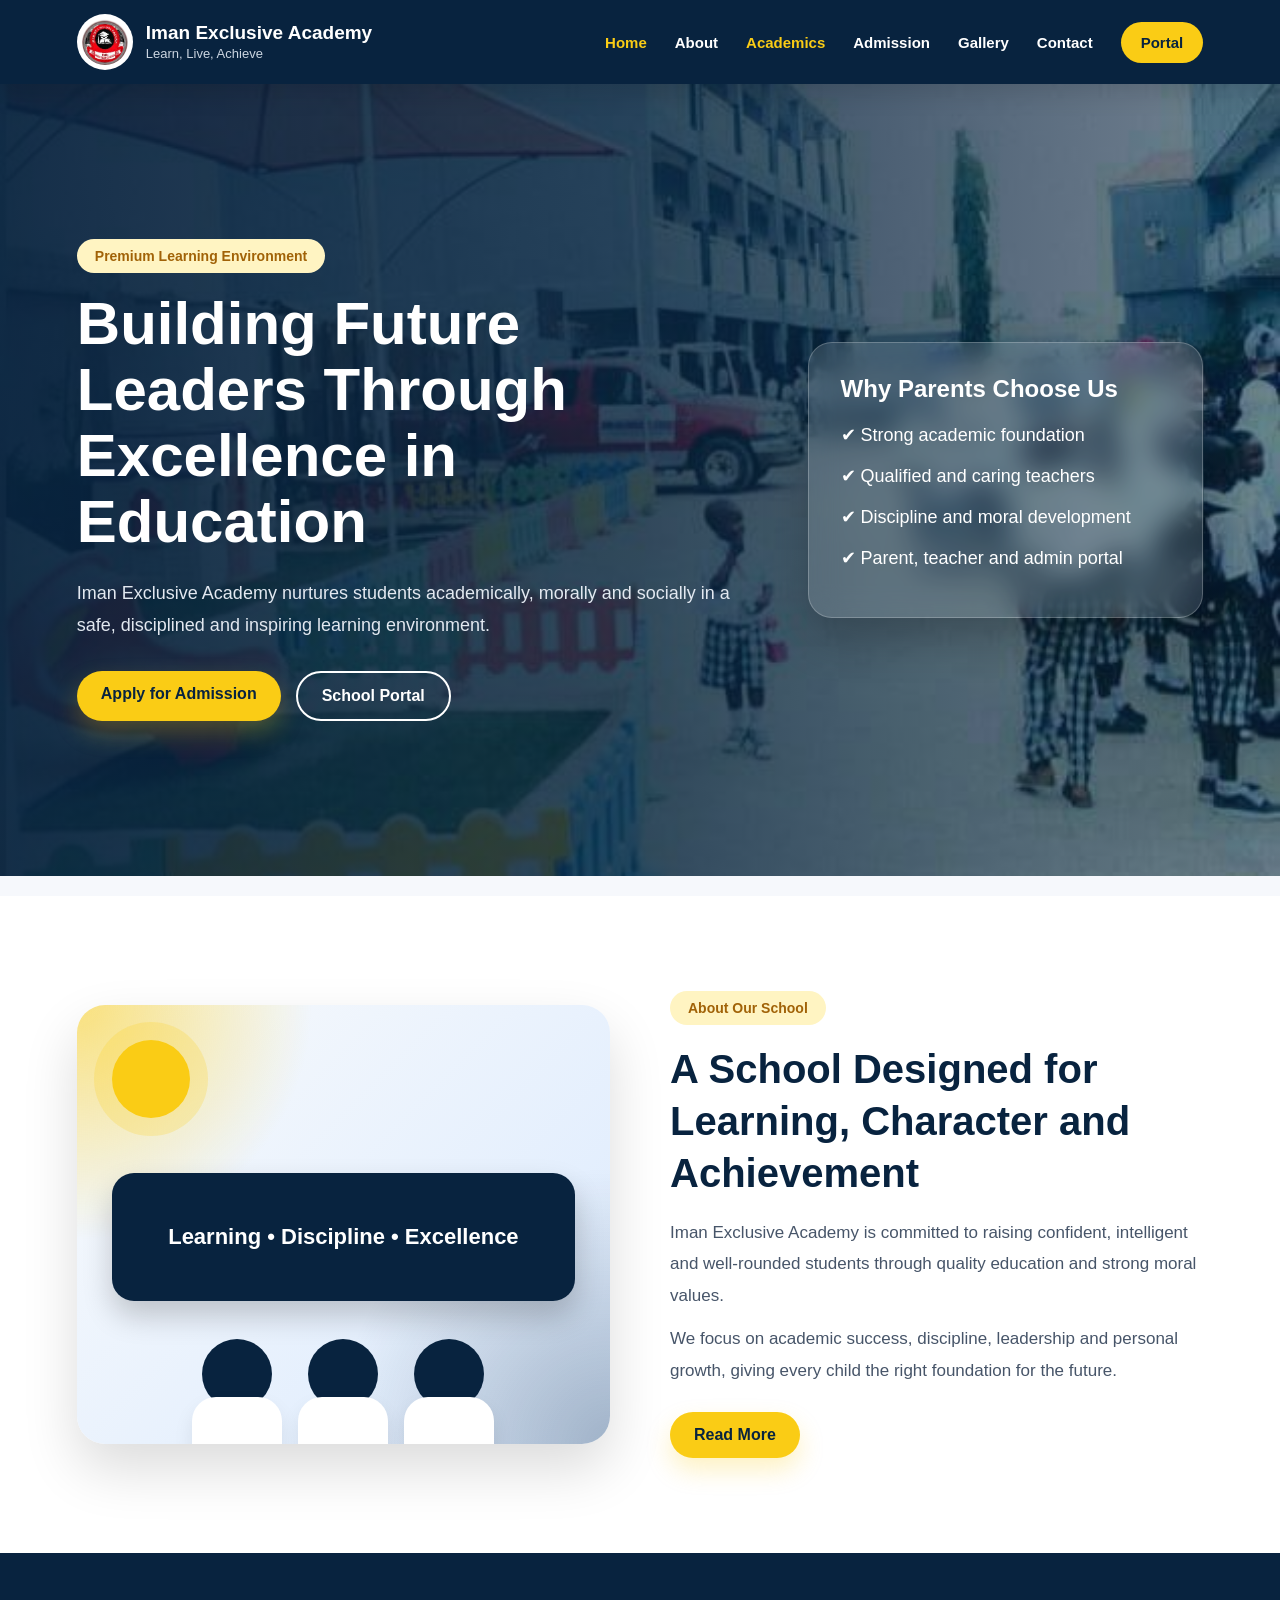
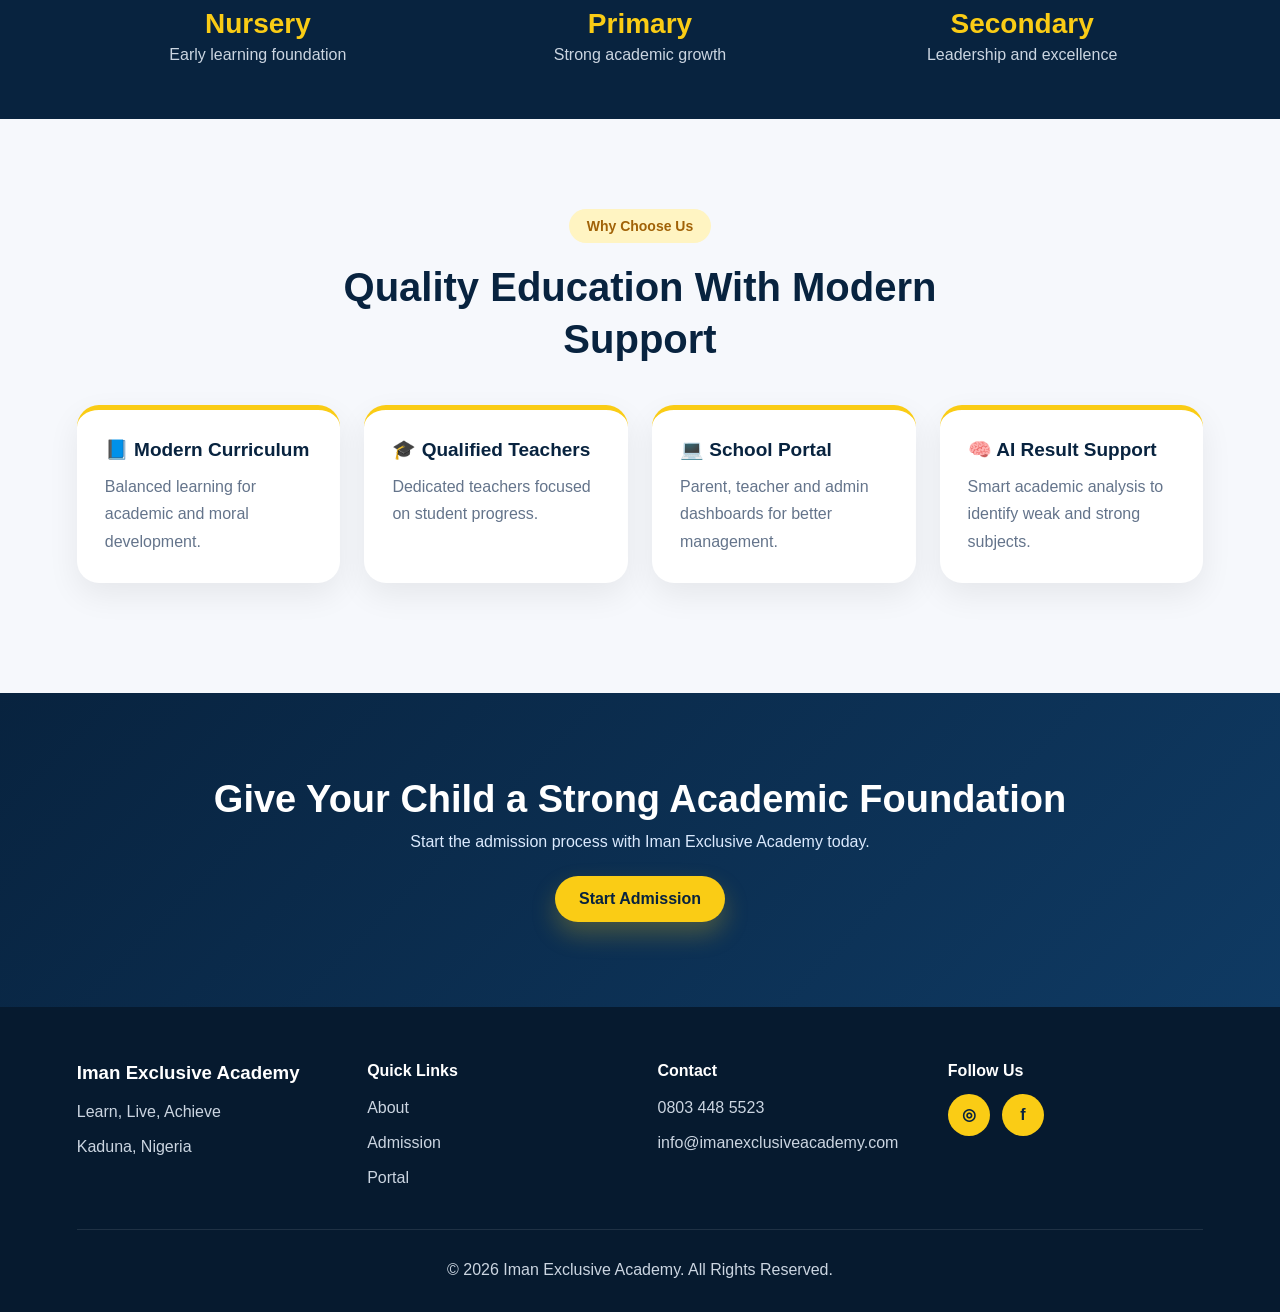
<file: index.html>
<!DOCTYPE html>
<html lang="en">
<head>
  <meta charset="UTF-8" />
  <meta name="viewport" content="width=device-width, initial-scale=1.0" />
  <title>Iman Exclusive Academy</title>
  <link rel="stylesheet" href="style.css" />
</head>

<body>

<header class="navbar">
  <a href="index.html" class="brand">
    <img src="iman logo.jpg" alt="Iman Exclusive Academy Logo">
    <div>
      <h3>Iman Exclusive Academy</h3>
      <span>Learn, Live, Achieve</span>
    </div>
  </a>

  <nav id="navMenu">
    <a href="index.html" class="active">Home</a>
    <a href="about.html">About</a>
    <a href="academics.html" class="active">Academics</a>
    <a href="admission.html">Admission</a>
    <a href="gallery.html">Gallery</a>
    <a href="contact.html">Contact</a>
    <a href="portal.html" class="portal-link">Portal</a>
  </nav>

  <button class="menu-btn" onclick="toggleMenu()">☰</button>
</header>

<section class="hero">
  <div class="hero-content">
    <span class="badge">Premium Learning Environment</span>

    <h1>Building Future Leaders Through Excellence in Education</h1>

    <p>
      Iman Exclusive Academy nurtures students academically, morally and socially
      in a safe, disciplined and inspiring learning environment.
    </p>

    <div class="hero-actions">
      <a href="admission.html" class="btn">Apply for Admission</a>
      <a href="portal.html" class="btn-outline">School Portal</a>
    </div>
  </div>

  <div class="hero-card">
    <h3>Why Parents Choose Us</h3>
    <p>✔ Strong academic foundation</p>
    <p>✔ Qualified and caring teachers</p>
    <p>✔ Discipline and moral development</p>
    <p>✔ Parent, teacher and admin portal</p>
  </div>
</section>

<section class="about-preview">
  <div class="about-image-card">
    <div class="school-illustration">
      <div class="illustration-sun"></div>
      <div class="illustration-board">
        <h3>Learning • Discipline • Excellence</h3>
      </div>
      <div class="illustration-students">
        <span></span>
        <span></span>
        <span></span>
      </div>
    </div>
  </div>

  <div class="about-text">
    <span class="section-label">About Our School</span>
    <h2>A School Designed for Learning, Character and Achievement</h2>

    <p>
      Iman Exclusive Academy is committed to raising confident, intelligent
      and well-rounded students through quality education and strong moral values.
    </p>

    <p>
      We focus on academic success, discipline, leadership and personal growth,
      giving every child the right foundation for the future.
    </p>

    <a href="about.html" class="btn">Read More</a>
  </div>
</section>

<section class="stats">
  <div>
    <h3>Nursery</h3>
    <p>Early learning foundation</p>
  </div>

  <div>
    <h3>Primary</h3>
    <p>Strong academic growth</p>
  </div>

  <div>
    <h3>Secondary</h3>
    <p>Leadership and excellence</p>
  </div>
</section>

<section class="features">
  <div class="section-title">
    <span class="section-label">Why Choose Us</span>
    <h2>Quality Education With Modern Support</h2>
  </div>

  <div class="feature-grid">
    <div class="feature-card">
      <h3>📘 Modern Curriculum</h3>
      <p>Balanced learning for academic and moral development.</p>
    </div>

    <div class="feature-card">
      <h3>🎓 Qualified Teachers</h3>
      <p>Dedicated teachers focused on student progress.</p>
    </div>

    <div class="feature-card">
      <h3>💻 School Portal</h3>
      <p>Parent, teacher and admin dashboards for better management.</p>
    </div>

    <div class="feature-card">
      <h3>🧠 AI Result Support</h3>
      <p>Smart academic analysis to identify weak and strong subjects.</p>
    </div>
  </div>
</section>

<section class="cta">
  <h2>Give Your Child a Strong Academic Foundation</h2>
  <p>Start the admission process with Iman Exclusive Academy today.</p>
  <a href="admission.html" class="btn">Start Admission</a>
</section>

<footer class="footer">
  <div class="footer-grid">
    <div>
      <h3>Iman Exclusive Academy</h3>
      <p>Learn, Live, Achieve</p>
      <p>Kaduna, Nigeria</p>
    </div>

    <div>
      <h4>Quick Links</h4>
      <a href="about.html">About</a>
      <a href="admission.html">Admission</a>
      <a href="portal.html">Portal</a>
    </div>

    <div>
      <h4>Contact</h4>
      <p>0803 448 5523</p>
      <p>info@imanexclusiveacademy.com</p>
    </div>

    <div>
      <h4>Follow Us</h4>
      <div class="socials">
        <span>◎</span>
        <span>f</span>
      </div>
    </div>
  </div>

  <div class="footer-bottom">
    <p>© 2026 Iman Exclusive Academy. All Rights Reserved.</p>
  </div>
</footer>

<script>
function toggleMenu(){
  document.getElementById("navMenu").classList.toggle("active");
}
</script>

</body>
</html>
</file>
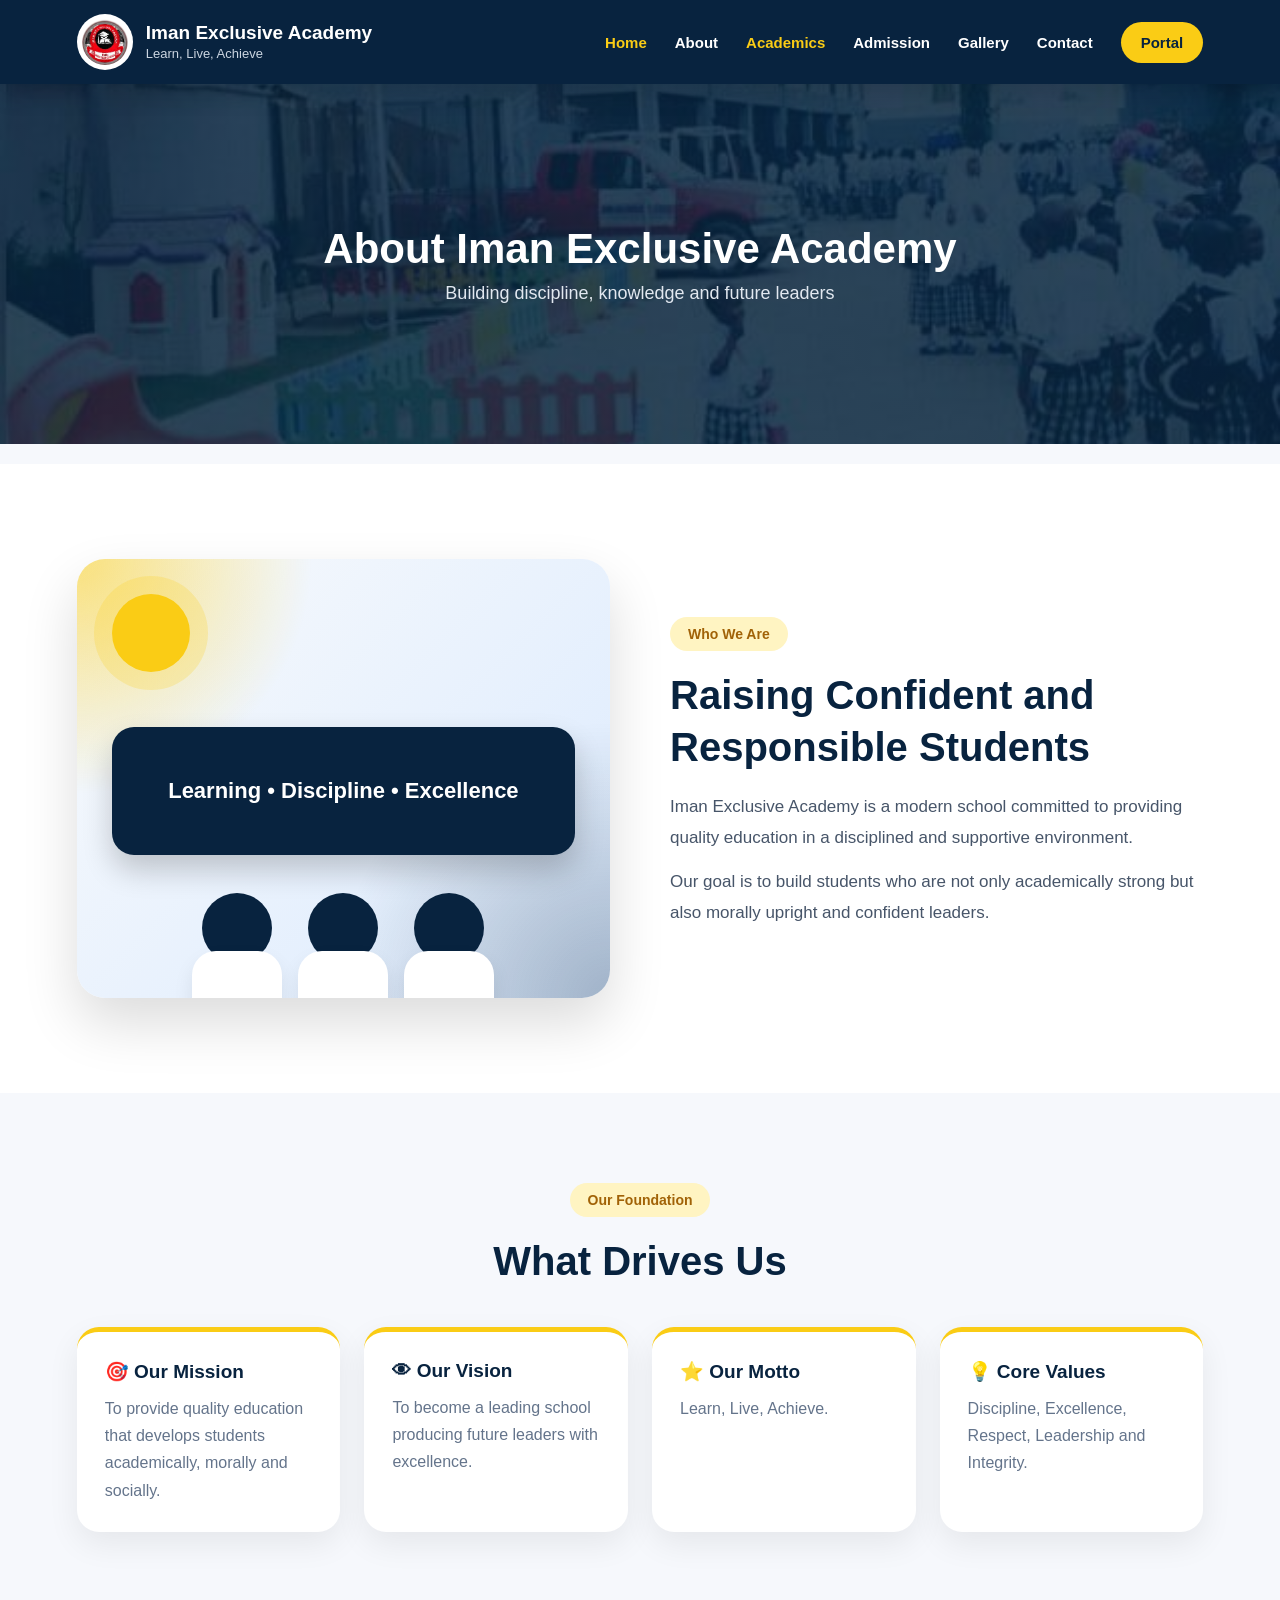
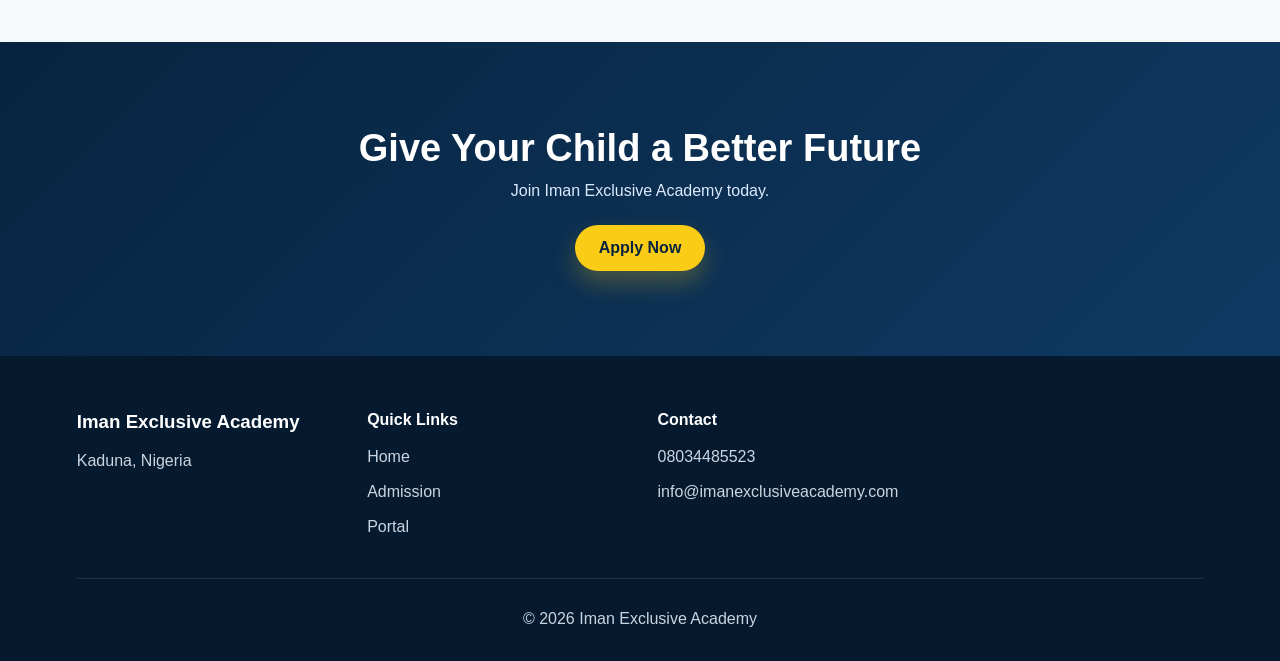
<file: about.html>
<!DOCTYPE html>
<html lang="en">
<head>
  <meta charset="UTF-8" />
  <meta name="viewport" content="width=device-width, initial-scale=1.0" />
  <title>About | Iman Exclusive Academy</title>
  <link rel="stylesheet" href="style.css" />
</head>

<body>

<header class="navbar">
  <a href="index.html" class="brand">
    <img src="iman logo.jpg">
    <div>
      <h3>Iman Exclusive Academy</h3>
      <span>Learn, Live, Achieve</span>
    </div>
  </a>

  <nav id="navMenu">
    <a href="index.html" class="active">Home</a>
    <a href="about.html">About</a>
    <a href="academics.html" class="active">Academics</a>
    <a href="admission.html">Admission</a>
    <a href="gallery.html">Gallery</a>
    <a href="contact.html">Contact</a>
    <a href="portal.html" class="portal-link">Portal</a>
  </nav>
  
  <button class="menu-btn" onclick="toggleMenu()">☰</button>
</header>

<!-- HERO -->
<section class="page-hero">
  <div class="small-overlay">
    <h1>About Iman Exclusive Academy</h1>
    <p>Building discipline, knowledge and future leaders</p>
  </div>
</section>

<!-- ABOUT SECTION -->
<section class="about-preview">
  <div class="about-image-card">
    <div class="school-illustration">
      <div class="illustration-sun"></div>
      <div class="illustration-board">
        <h3>Learning • Discipline • Excellence</h3>
      </div>
      <div class="illustration-students">
        <span></span>
        <span></span>
        <span></span>
      </div>
    </div>
  </div>

  <div class="about-text">
    <span class="section-label">Who We Are</span>

    <h2>Raising Confident and Responsible Students</h2>

    <p>
      Iman Exclusive Academy is a modern school committed to providing
      quality education in a disciplined and supportive environment.
    </p>

    <p>
      Our goal is to build students who are not only academically strong
      but also morally upright and confident leaders.
    </p>
  </div>
</section>

<!-- MISSION / VISION -->
<section class="features">

  <div class="section-title">
    <span class="section-label">Our Foundation</span>
    <h2>What Drives Us</h2>
  </div>

  <div class="feature-grid">

    <div class="feature-card">
      <h3>🎯 Our Mission</h3>
      <p>
        To provide quality education that develops students academically,
        morally and socially.
      </p>
    </div>

    <div class="feature-card">
      <h3>👁 Our Vision</h3>
      <p>
        To become a leading school producing future leaders with excellence.
      </p>
    </div>

    <div class="feature-card">
      <h3>⭐ Our Motto</h3>
      <p>
        Learn, Live, Achieve.
      </p>
    </div>

    <div class="feature-card">
      <h3>💡 Core Values</h3>
      <p>
        Discipline, Excellence, Respect, Leadership and Integrity.
      </p>
    </div>

  </div>

</section>

<!-- CTA -->
<section class="cta">
  <h2>Give Your Child a Better Future</h2>
  <p>Join Iman Exclusive Academy today.</p>
  <a href="admission.html" class="btn">Apply Now</a>
</section>

<!-- FOOTER -->
<footer class="footer">
  <div class="footer-grid">

    <div>
      <h3>Iman Exclusive Academy</h3>
      <p>Kaduna, Nigeria</p>
    </div>

    <div>
      <h4>Quick Links</h4>
      <a href="index.html">Home</a>
      <a href="admission.html">Admission</a>
      <a href="portal.html">Portal</a>
    </div>

    <div>
      <h4>Contact</h4>
      <p>08034485523</p>
      <p>info@imanexclusiveacademy.com</p>
    </div>

  </div>

  <div class="footer-bottom">
    <p>© 2026 Iman Exclusive Academy</p>
  </div>
</footer>

<script>
function toggleMenu(){
  document.getElementById("navMenu").classList.toggle("active");
}
</script>

</body>
</html>
</file>
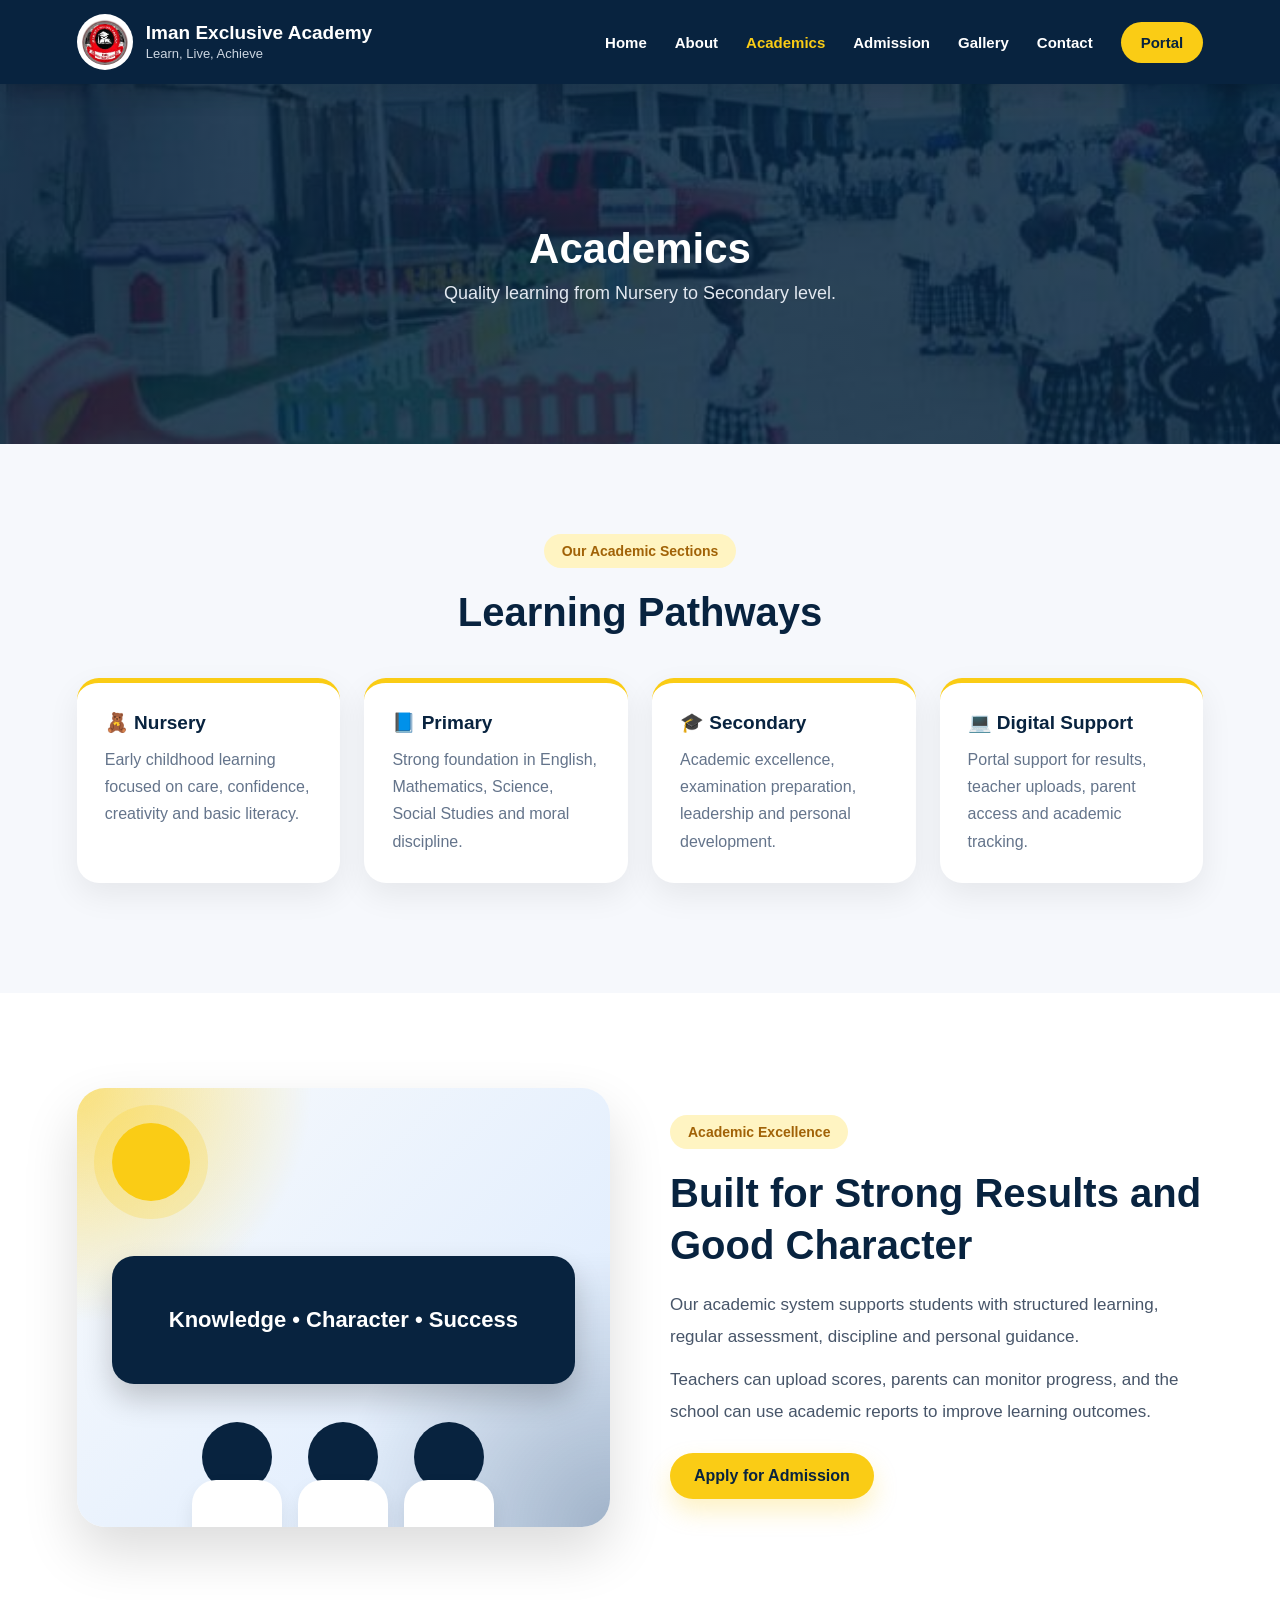
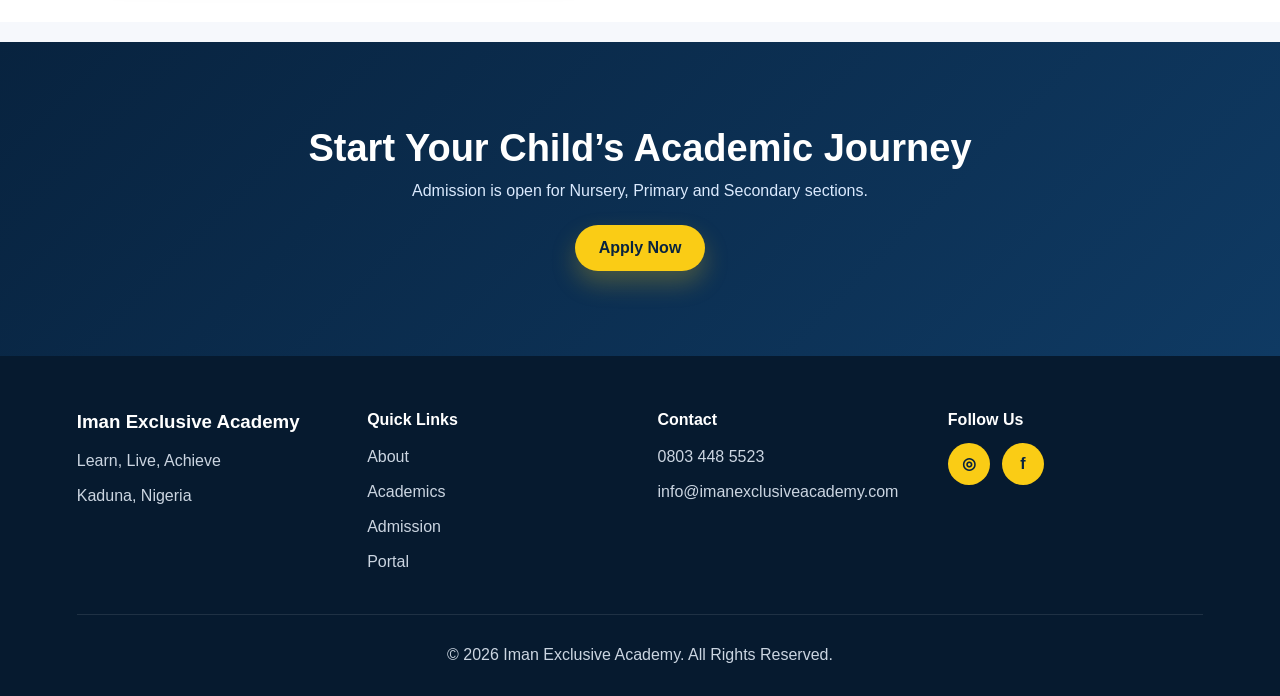
<file: academics.html>
<!DOCTYPE html>
<html lang="en">
<head>
  <meta charset="UTF-8" />
  <meta name="viewport" content="width=device-width, initial-scale=1.0" />
  <title>Academics | Iman Exclusive Academy</title>
  <link rel="stylesheet" href="style.css" />
</head>

<body>

<header class="navbar">
  <a href="index.html" class="brand">
    <img src="iman logo.jpg" alt="Iman Exclusive Academy Logo">
    <div>
      <h3>Iman Exclusive Academy</h3>
      <span>Learn, Live, Achieve</span>
    </div>
  </a>

  <nav id="navMenu">
    <a href="index.html">Home</a>
    <a href="about.html">About</a>
    <a href="academics.html" class="active">Academics</a>
    <a href="admission.html">Admission</a>
    <a href="gallery.html">Gallery</a>
    <a href="contact.html">Contact</a>
    <a href="portal.html" class="portal-link">Portal</a>
  </nav>

  <button class="menu-btn" onclick="toggleMenu()">☰</button>
</header>

<section class="page-hero">
  <div class="small-overlay">
    <h1>Academics</h1>
    <p>Quality learning from Nursery to Secondary level.</p>
  </div>
</section>

<section class="features">
  <div class="section-title">
    <span class="section-label">Our Academic Sections</span>
    <h2>Learning Pathways</h2>
  </div>

  <div class="feature-grid">
    <div class="feature-card">
      <h3>🧸 Nursery</h3>
      <p>Early childhood learning focused on care, confidence, creativity and basic literacy.</p>
    </div>

    <div class="feature-card">
      <h3>📘 Primary</h3>
      <p>Strong foundation in English, Mathematics, Science, Social Studies and moral discipline.</p>
    </div>

    <div class="feature-card">
      <h3>🎓 Secondary</h3>
      <p>Academic excellence, examination preparation, leadership and personal development.</p>
    </div>

    <div class="feature-card">
      <h3>💻 Digital Support</h3>
      <p>Portal support for results, teacher uploads, parent access and academic tracking.</p>
    </div>
  </div>
</section>

<section class="about-preview">
  <div class="about-image-card">
    <div class="school-illustration">
      <div class="illustration-sun"></div>
      <div class="illustration-board">
        <h3>Knowledge • Character • Success</h3>
      </div>
      <div class="illustration-students">
        <span></span>
        <span></span>
        <span></span>
      </div>
    </div>
  </div>

  <div class="about-text">
    <span class="section-label">Academic Excellence</span>
    <h2>Built for Strong Results and Good Character</h2>
    <p>
      Our academic system supports students with structured learning, regular assessment,
      discipline and personal guidance.
    </p>
    <p>
      Teachers can upload scores, parents can monitor progress, and the school can use
      academic reports to improve learning outcomes.
    </p>
    <a href="admission.html" class="btn">Apply for Admission</a>
  </div>
</section>

<section class="cta">
  <h2>Start Your Child’s Academic Journey</h2>
  <p>Admission is open for Nursery, Primary and Secondary sections.</p>
  <a href="admission.html" class="btn">Apply Now</a>
</section>

<footer class="footer">
  <div class="footer-grid">
    <div>
      <h3>Iman Exclusive Academy</h3>
      <p>Learn, Live, Achieve</p>
      <p>Kaduna, Nigeria</p>
    </div>

    <div>
      <h4>Quick Links</h4>
      <a href="about.html">About</a>
      <a href="academics.html">Academics</a>
      <a href="admission.html">Admission</a>
      <a href="portal.html">Portal</a>
    </div>

    <div>
      <h4>Contact</h4>
      <p>0803 448 5523</p>
      <p>info@imanexclusiveacademy.com</p>
    </div>

    <div>
      <h4>Follow Us</h4>
      <div class="socials">
        <span>◎</span>
        <span>f</span>
      </div>
    </div>
  </div>

  <div class="footer-bottom">
    <p>© 2026 Iman Exclusive Academy. All Rights Reserved.</p>
  </div>
</footer>

<script>
function toggleMenu(){
  document.getElementById("navMenu").classList.toggle("active");
}
</script>

</body>
</html>
</file>
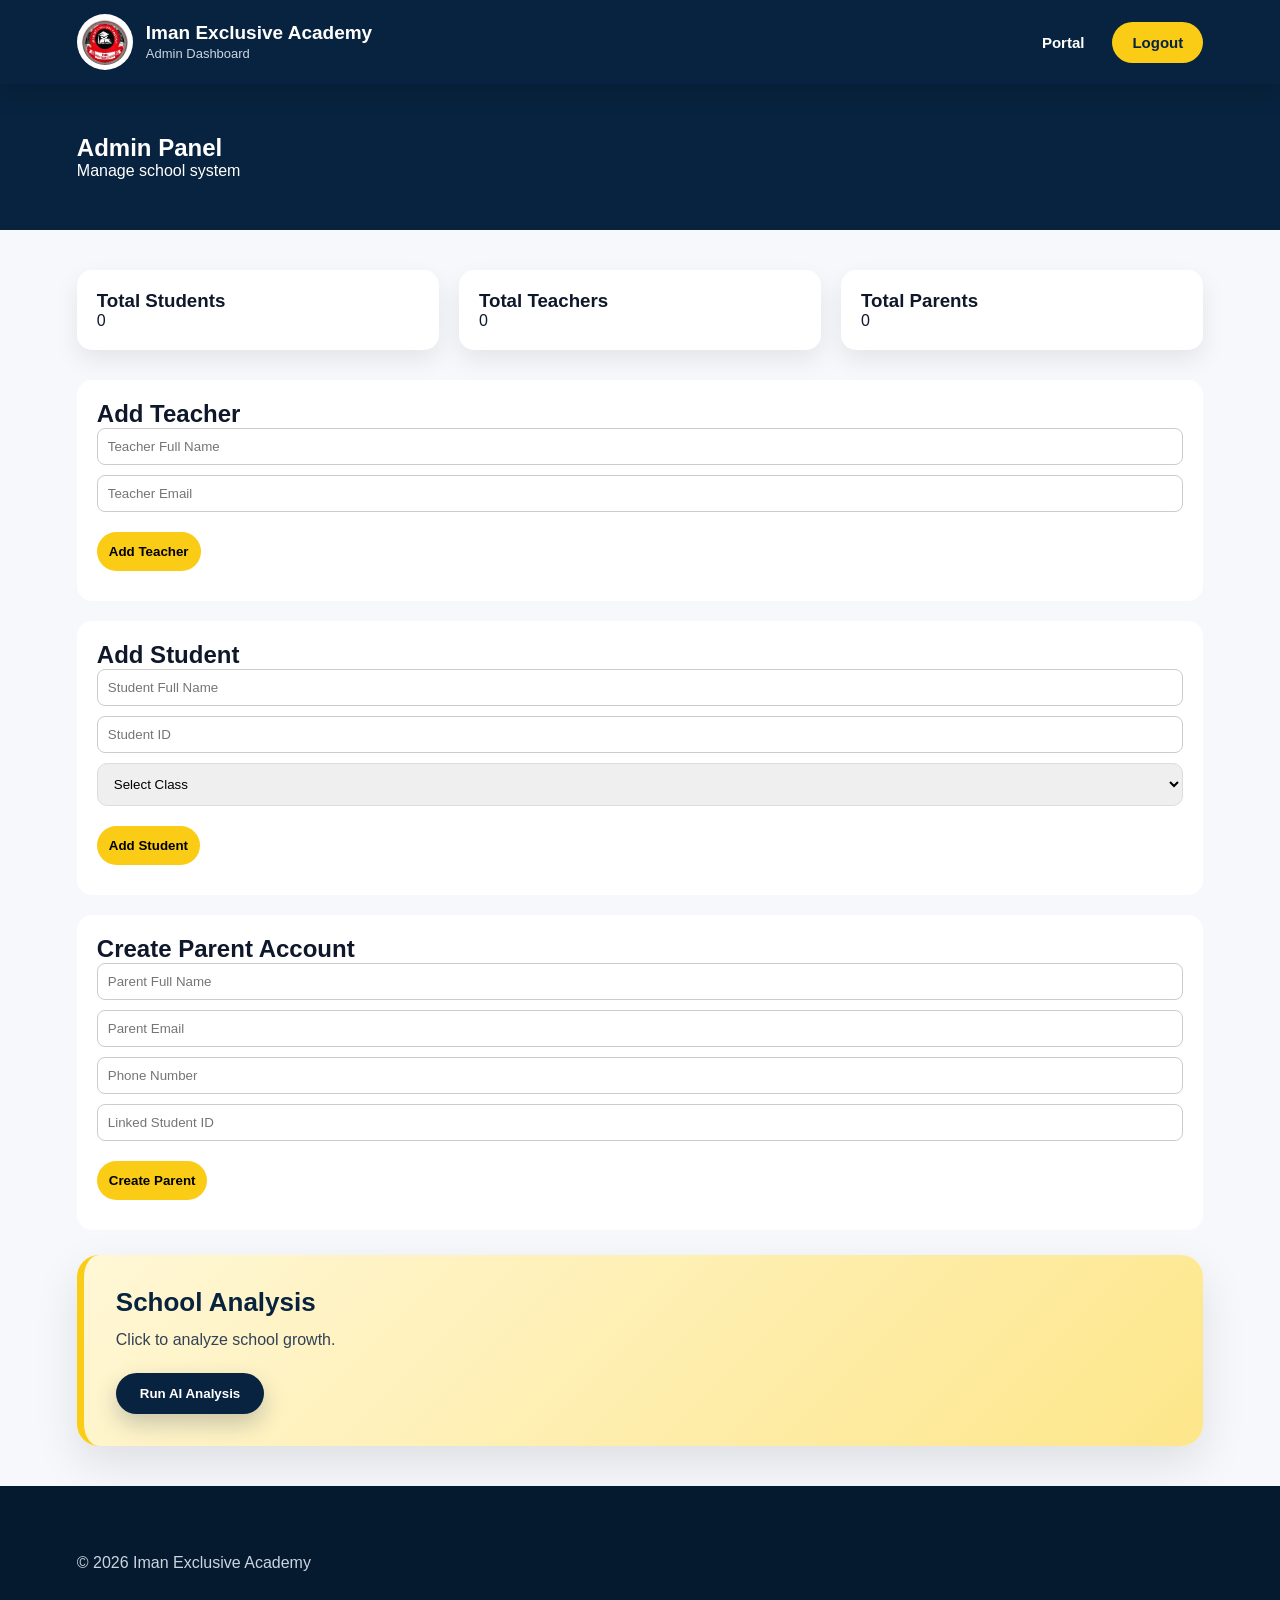
<file: admin-dashboard.html>
<!DOCTYPE html>
<html lang="en">
<head>
<meta charset="UTF-8">
<meta name="viewport" content="width=device-width, initial-scale=1.0">
<title>Admin Dashboard</title>
<link rel="stylesheet" href="style.css">
</head>

<body>

<header class="navbar">
  <a href="index.html" class="brand">
    <img src="iman logo.jpg">
    <div>
      <h3>Iman Exclusive Academy</h3>
      <span>Admin Dashboard</span>
    </div>
  </a>

  <nav id="navMenu">
    <a href="portal.html">Portal</a>
    <a href="index.html" class="portal-link">Logout</a>
  </nav>

  <button class="menu-btn" onclick="toggleMenu()">☰</button>
</header>

<section class="dashboard-hero">
  <h1>Admin Panel</h1>
  <p>Manage school system</p>
</section>

<section class="dashboard-section">

  <!-- SUMMARY -->
  <div class="dashboard-grid">
    <div class="dashboard-card">
      <h3>Total Students</h3>
      <p id="studentCount">0</p>
    </div>

    <div class="dashboard-card">
      <h3>Total Teachers</h3>
      <p id="teacherCount">0</p>
    </div>

    <div class="dashboard-card">
      <h3>Total Parents</h3>
      <p id="parentCount">0</p>
    </div>
  </div>

  <!-- ADD TEACHER -->
  <div class="result-box">
    <h2>Add Teacher</h2>

    <input type="text" id="teacherName" placeholder="Teacher Full Name">
    <input type="email" id="teacherEmail" placeholder="Teacher Email">

    <button onclick="addTeacher()">Add Teacher</button>

    <ul id="teacherList"></ul>
  </div>

  <!-- ADD STUDENT -->
  <div class="result-box">
    <h2>Add Student</h2>

    <input type="text" id="studentName" placeholder="Student Full Name">
    <input type="text" id="studentId" placeholder="Student ID">

    <select id="studentClass">
      <option value="">Select Class</option>
      <option>Primary 1</option>
      <option>Primary 2</option>
      <option>Primary 3</option>
    </select>

    <button onclick="addStudent()">Add Student</button>

    <ul id="studentList"></ul>
  </div>

  <!-- ADD PARENT -->
  <div class="result-box">
    <h2>Create Parent Account</h2>

    <input type="text" id="parentName" placeholder="Parent Full Name">
    <input type="email" id="parentEmail" placeholder="Parent Email">
    <input type="text" id="parentPhone" placeholder="Phone Number">
    <input type="text" id="parentStudentId" placeholder="Linked Student ID">

    <button onclick="addParent()">Create Parent</button>

    <ul id="parentList"></ul>
  </div>

  <!-- AI -->
  <div class="ai-report">
    <h2>School Analysis</h2>
    <p id="aiText">Click to analyze school growth.</p>
    <button onclick="runAI()">Run AI Analysis</button>
  </div>

</section>

<footer class="footer">
  <p>© 2026 Iman Exclusive Academy</p>
</footer>

<script>

function toggleMenu(){
  document.getElementById("navMenu").classList.toggle("active");
}

/* DATA STORAGE */
let teachers = [];
let students = [];
let parents = [];

/* ADD TEACHER */
function addTeacher(){

  let name = document.getElementById("teacherName").value;
  let email = document.getElementById("teacherEmail").value;

  if(!name || !email){
    alert("Enter name and email");
    return;
  }

  teachers.push({name, email});

  let li = document.createElement("li");
  li.innerText = name + " (" + email + ")";
  document.getElementById("teacherList").appendChild(li);

  document.getElementById("teacherName").value = "";
  document.getElementById("teacherEmail").value = "";

  document.getElementById("teacherCount").innerText = teachers.length;
}

/* ADD STUDENT */
function addStudent(){

  let name = document.getElementById("studentName").value;
  let id = document.getElementById("studentId").value;
  let cls = document.getElementById("studentClass").value;

  if(!name || !id || !cls){
    alert("Fill all fields");
    return;
  }

  students.push({name, id, cls});

  let li = document.createElement("li");
  li.innerText = name + " (" + id + ") - " + cls;
  document.getElementById("studentList").appendChild(li);

  document.getElementById("studentName").value = "";
  document.getElementById("studentId").value = "";

  document.getElementById("studentCount").innerText = students.length;
}

/* ADD PARENT */
function addParent(){

  let name = document.getElementById("parentName").value;
  let studentId = document.getElementById("parentStudentId").value;

  if(!name || !studentId){
    alert("Fill required fields");
    return;
  }

  parents.push({name, studentId});

  let li = document.createElement("li");
  li.innerText = name + " → Student ID: " + studentId;
  document.getElementById("parentList").appendChild(li);

  document.getElementById("parentName").value = "";
  document.getElementById("parentStudentId").value = "";

  document.getElementById("parentCount").innerText = parents.length;
}

/* AI ANALYSIS */
function runAI(){

  let totalStudents = students.length;

  let message = "";

  if(totalStudents === 0){
    message = "No student data yet.";
  } else if(totalStudents < 5){
    message = "School is still small. Growing phase.";
  } else {
    message = "School is growing well. Good progress.";
  }

  document.getElementById("aiText").innerText = message;
}

</script>

</body>
</html>
</file>
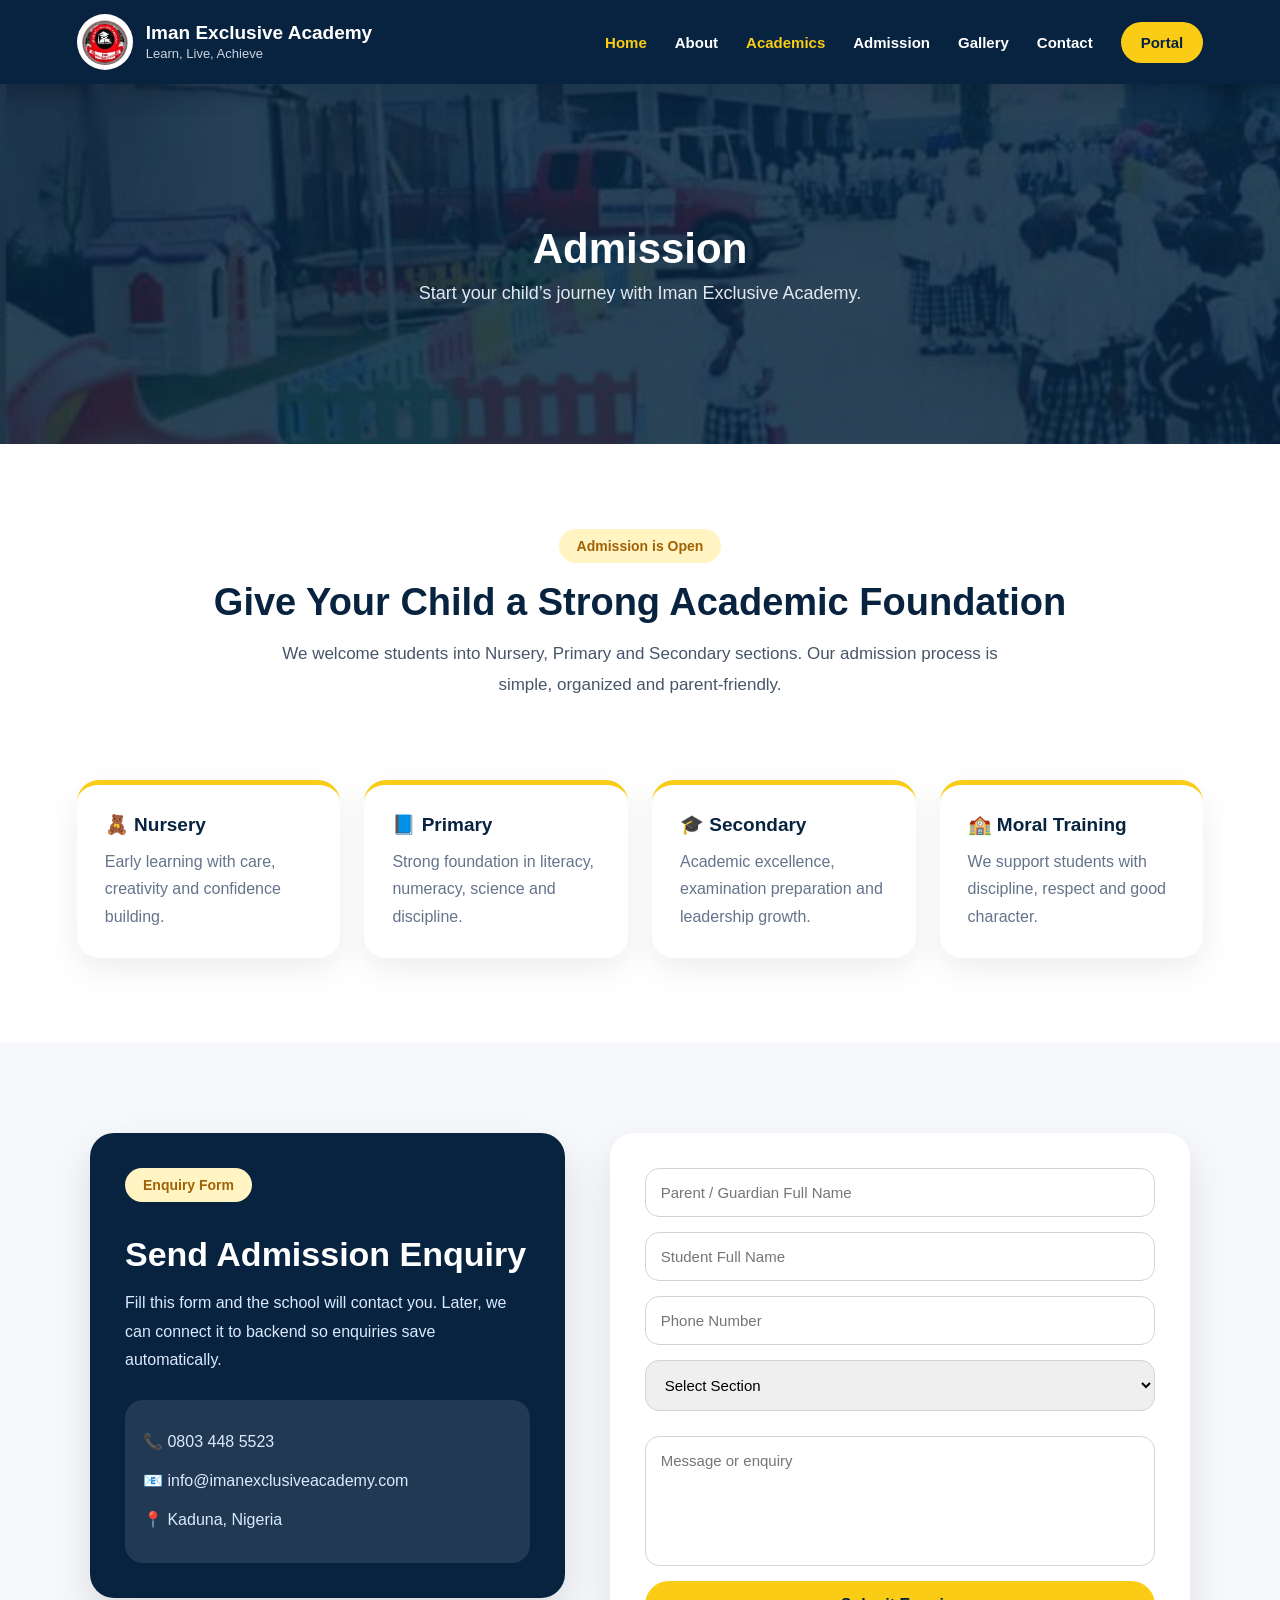
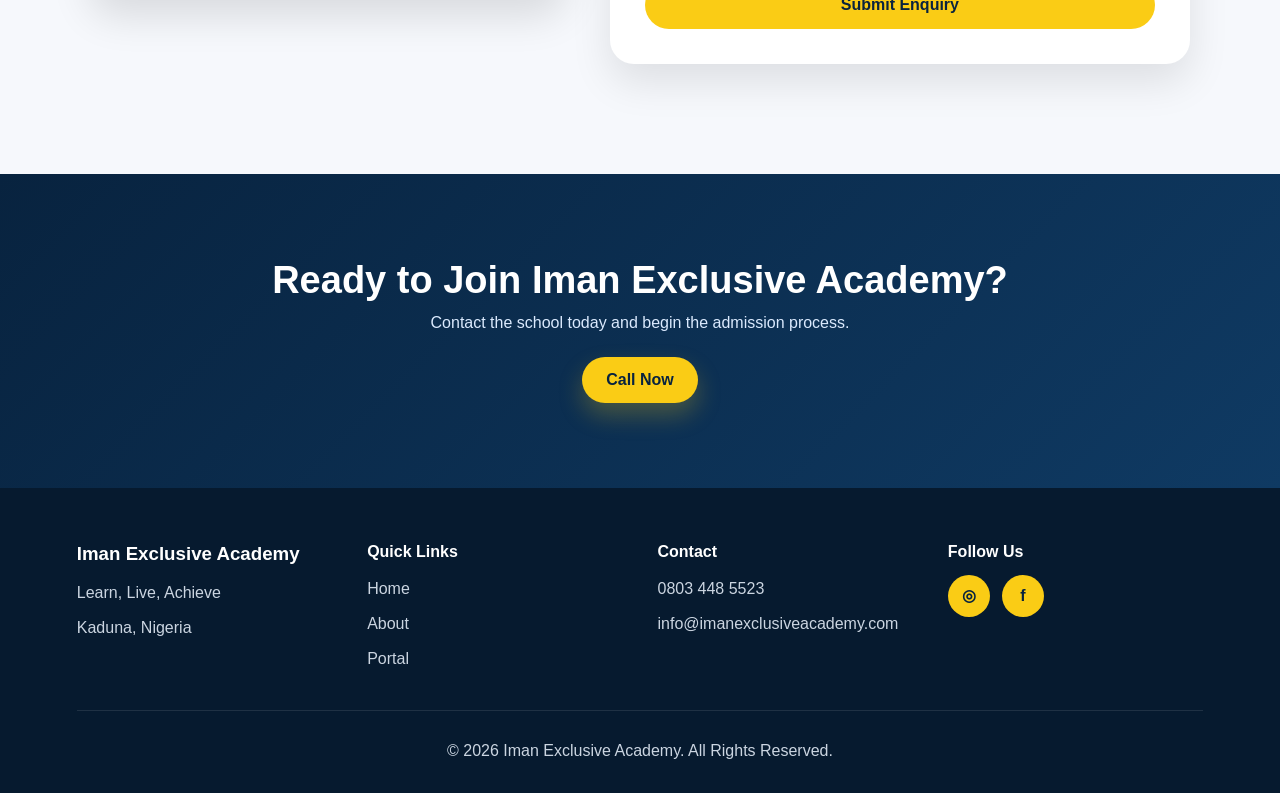
<file: admission.html>
<!DOCTYPE html>
<html lang="en">
<head>
  <meta charset="UTF-8" />
  <meta name="viewport" content="width=device-width, initial-scale=1.0" />
  <title>Admission | Iman Exclusive Academy</title>
  <link rel="stylesheet" href="style.css" />
</head>

<body>

<header class="navbar">
  <a href="index.html" class="brand">
    <img src="iman logo.jpg" alt="Iman Exclusive Academy Logo">
    <div>
      <h3>Iman Exclusive Academy</h3>
      <span>Learn, Live, Achieve</span>
    </div>
  </a>

  <nav id="navMenu">
    <a href="index.html" class="active">Home</a>
    <a href="about.html">About</a>
    <a href="academics.html" class="active">Academics</a>
    <a href="admission.html">Admission</a>
    <a href="gallery.html">Gallery</a>
    <a href="contact.html">Contact</a>
    <a href="portal.html" class="portal-link">Portal</a>
  </nav>

  <button class="menu-btn" onclick="toggleMenu()">☰</button>
</header>

<section class="page-hero">
  <div class="small-overlay">
    <h1>Admission</h1>
    <p>Start your child’s journey with Iman Exclusive Academy.</p>
  </div>
</section>

<section class="admission-intro">
  <span class="section-label">Admission is Open</span>
  <h2>Give Your Child a Strong Academic Foundation</h2>
  <p>
    We welcome students into Nursery, Primary and Secondary sections.
    Our admission process is simple, organized and parent-friendly.
  </p>
</section>

<section class="admission-levels">
  <div class="feature-grid">
    <div class="feature-card">
      <h3>🧸 Nursery</h3>
      <p>Early learning with care, creativity and confidence building.</p>
    </div>

    <div class="feature-card">
      <h3>📘 Primary</h3>
      <p>Strong foundation in literacy, numeracy, science and discipline.</p>
    </div>

    <div class="feature-card">
      <h3>🎓 Secondary</h3>
      <p>Academic excellence, examination preparation and leadership growth.</p>
    </div>

    <div class="feature-card">
      <h3>🏫 Moral Training</h3>
      <p>We support students with discipline, respect and good character.</p>
    </div>
  </div>
</section>

<section class="admission-form-section">
  <div class="form-wrapper">
    <div class="form-info">
      <span class="section-label">Enquiry Form</span>
      <h2>Send Admission Enquiry</h2>
      <p>
        Fill this form and the school will contact you. Later, we can connect it
        to backend so enquiries save automatically.
      </p>

      <div class="contact-mini">
        <p>📞 0803 448 5523</p>
        <p>📧 info@imanexclusiveacademy.com</p>
        <p>📍 Kaduna, Nigeria</p>
      </div>
    </div>

    <form class="admission-form">
      <input type="text" placeholder="Parent / Guardian Full Name" required>
      <input type="text" placeholder="Student Full Name" required>
      <input type="tel" placeholder="Phone Number" required>

      <select required>
        <option value="">Select Section</option>
        <option>Nursery</option>
        <option>Primary</option>
        <option>Secondary</option>
      </select>

      <textarea placeholder="Message or enquiry"></textarea>

      <button type="submit">Submit Enquiry</button>
    </form>
  </div>
</section>

<section class="cta">
  <h2>Ready to Join Iman Exclusive Academy?</h2>
  <p>Contact the school today and begin the admission process.</p>
  <a href="tel:08034485523" class="btn">Call Now</a>
</section>

<footer class="footer">
  <div class="footer-grid">
    <div>
      <h3>Iman Exclusive Academy</h3>
      <p>Learn, Live, Achieve</p>
      <p>Kaduna, Nigeria</p>
    </div>

    <div>
      <h4>Quick Links</h4>
      <a href="index.html">Home</a>
      <a href="about.html">About</a>
      <a href="portal.html">Portal</a>
    </div>

    <div>
      <h4>Contact</h4>
      <p>0803 448 5523</p>
      <p>info@imanexclusiveacademy.com</p>
    </div>

    <div>
      <h4>Follow Us</h4>
      <div class="socials">
        <span>◎</span>
        <span>f</span>
      </div>
    </div>
  </div>

  <div class="footer-bottom">
    <p>© 2026 Iman Exclusive Academy. All Rights Reserved.</p>
  </div>
</footer>

<script>
function toggleMenu(){
  document.getElementById("navMenu").classList.toggle("active");
}

document.querySelector(".admission-form").addEventListener("submit", function(e){
  e.preventDefault();
  alert("Admission enquiry submitted successfully. We will contact you soon.");
  this.reset();
});
</script>

</body>
</html>
</file>
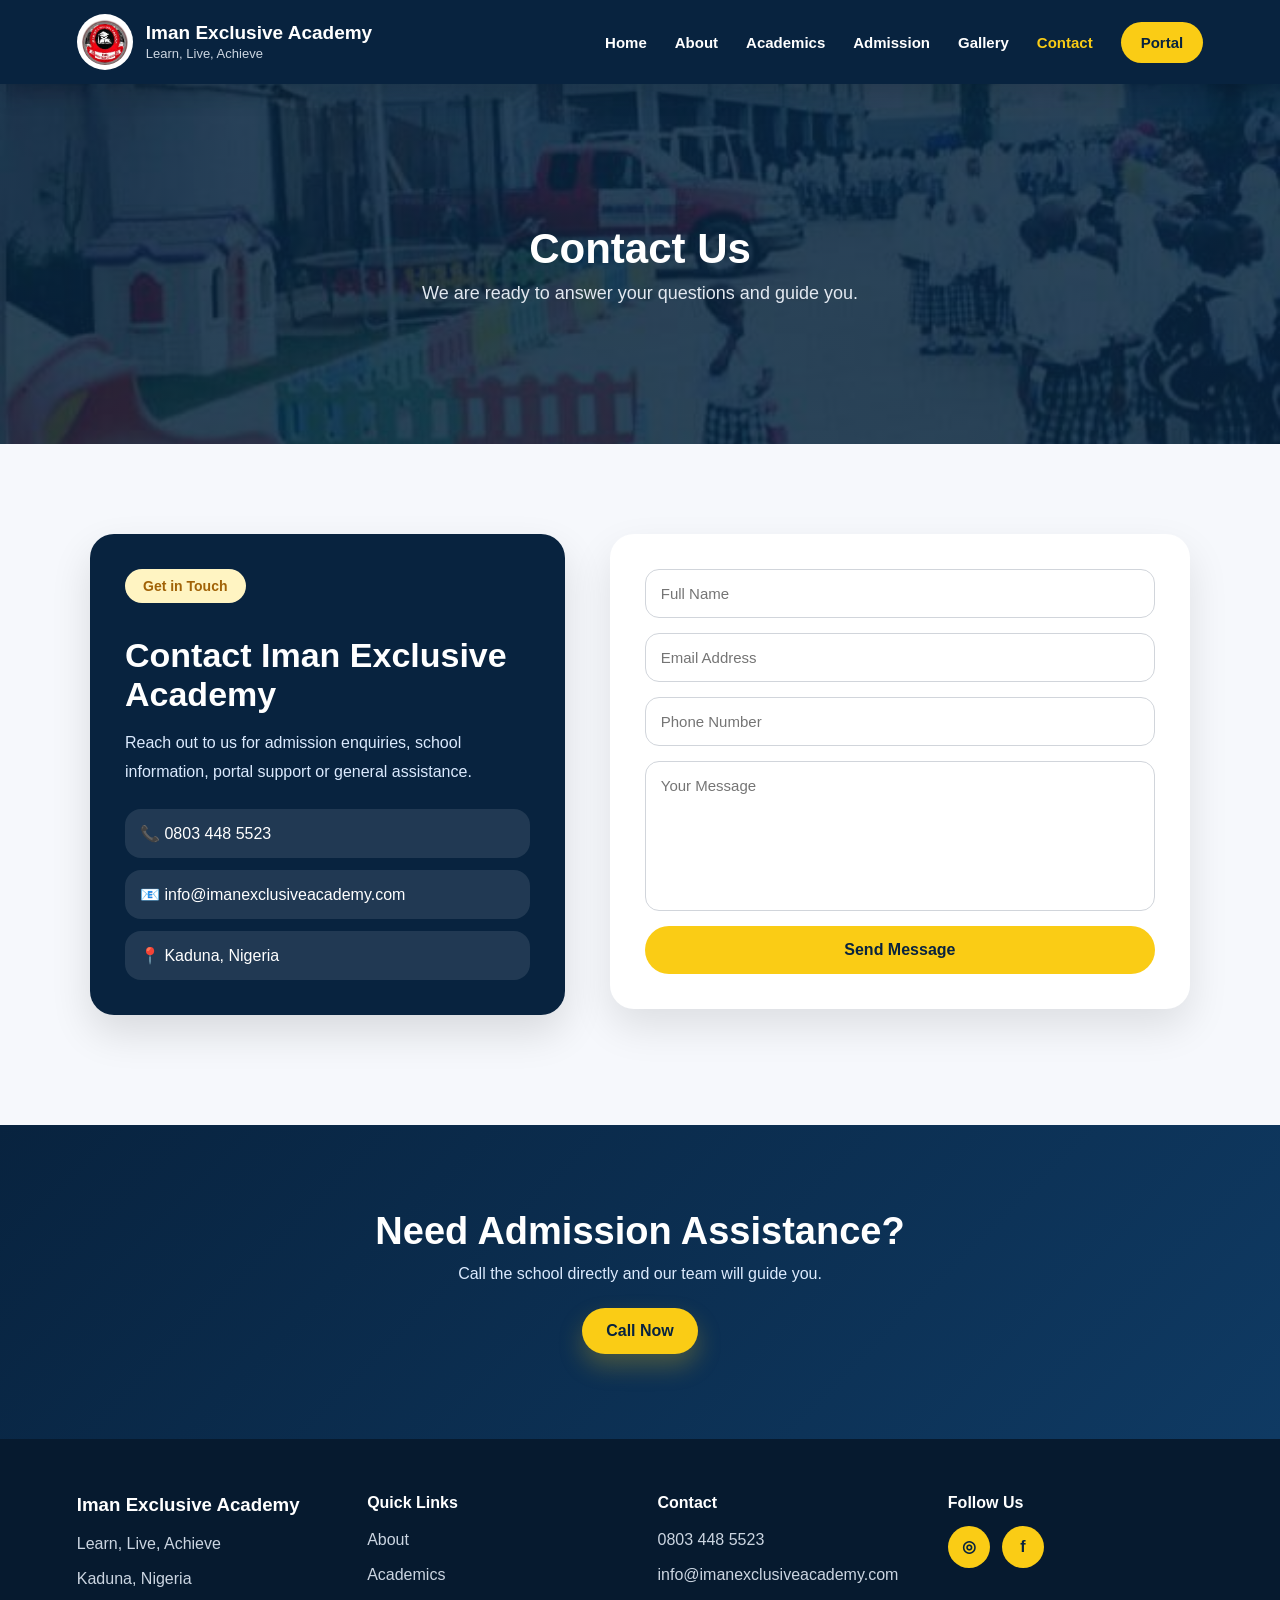
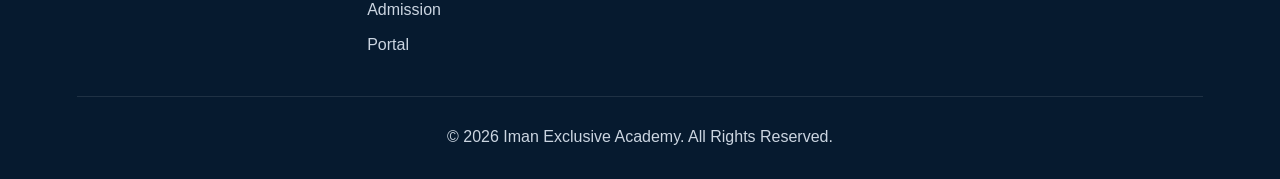
<file: contact.html>
<!DOCTYPE html>
<html lang="en">
<head>
  <meta charset="UTF-8" />
  <meta name="viewport" content="width=device-width, initial-scale=1.0" />
  <title>Contact | Iman Exclusive Academy</title>
  <link rel="stylesheet" href="style.css" />
</head>

<body>

<header class="navbar">
  <a href="index.html" class="brand">
    <img src="iman logo.jpg" alt="Iman Exclusive Academy Logo">
    <div>
      <h3>Iman Exclusive Academy</h3>
      <span>Learn, Live, Achieve</span>
    </div>
  </a>

  <nav id="navMenu">
    <a href="index.html">Home</a>
    <a href="about.html">About</a>
    <a href="academics.html">Academics</a>
    <a href="admission.html">Admission</a>
    <a href="gallery.html">Gallery</a>
    <a href="contact.html" class="active">Contact</a>
    <a href="portal.html" class="portal-link">Portal</a>
  </nav>

  <button class="menu-btn" onclick="toggleMenu()">☰</button>
</header>

<section class="page-hero">
  <div class="small-overlay">
    <h1>Contact Us</h1>
    <p>We are ready to answer your questions and guide you.</p>
  </div>
</section>

<section class="contact-section">
  <div class="contact-wrapper">

    <div class="contact-info">
      <span class="section-label">Get in Touch</span>
      <h2>Contact Iman Exclusive Academy</h2>
      <p>
        Reach out to us for admission enquiries, school information,
        portal support or general assistance.
      </p>

      <div class="contact-card">📞 0803 448 5523</div>
      <div class="contact-card">📧 info@imanexclusiveacademy.com</div>
      <div class="contact-card">📍 Kaduna, Nigeria</div>
    </div>

    <form class="contact-form">
      <input type="text" placeholder="Full Name" required>
      <input type="email" placeholder="Email Address" required>
      <input type="tel" placeholder="Phone Number" required>
      <textarea placeholder="Your Message" required></textarea>
      <button type="submit">Send Message</button>
    </form>

  </div>
</section>

<section class="cta">
  <h2>Need Admission Assistance?</h2>
  <p>Call the school directly and our team will guide you.</p>
  <a href="tel:08034485523" class="btn">Call Now</a>
</section>

<footer class="footer">
  <div class="footer-grid">
    <div>
      <h3>Iman Exclusive Academy</h3>
      <p>Learn, Live, Achieve</p>
      <p>Kaduna, Nigeria</p>
    </div>

    <div>
      <h4>Quick Links</h4>
      <a href="about.html">About</a>
      <a href="academics.html">Academics</a>
      <a href="admission.html">Admission</a>
      <a href="portal.html">Portal</a>
    </div>

    <div>
      <h4>Contact</h4>
      <p>0803 448 5523</p>
      <p>info@imanexclusiveacademy.com</p>
    </div>

    <div>
      <h4>Follow Us</h4>
      <div class="socials">
        <span>◎</span>
        <span>f</span>
      </div>
    </div>
  </div>

  <div class="footer-bottom">
    <p>© 2026 Iman Exclusive Academy. All Rights Reserved.</p>
  </div>
</footer>

<script>
function toggleMenu(){
  document.getElementById("navMenu").classList.toggle("active");
}

document.querySelector(".contact-form").addEventListener("submit", function(e){
  e.preventDefault();
  alert("Message sent successfully. We will contact you soon.");
  this.reset();
});
</script>

</body>
</html>
</file>
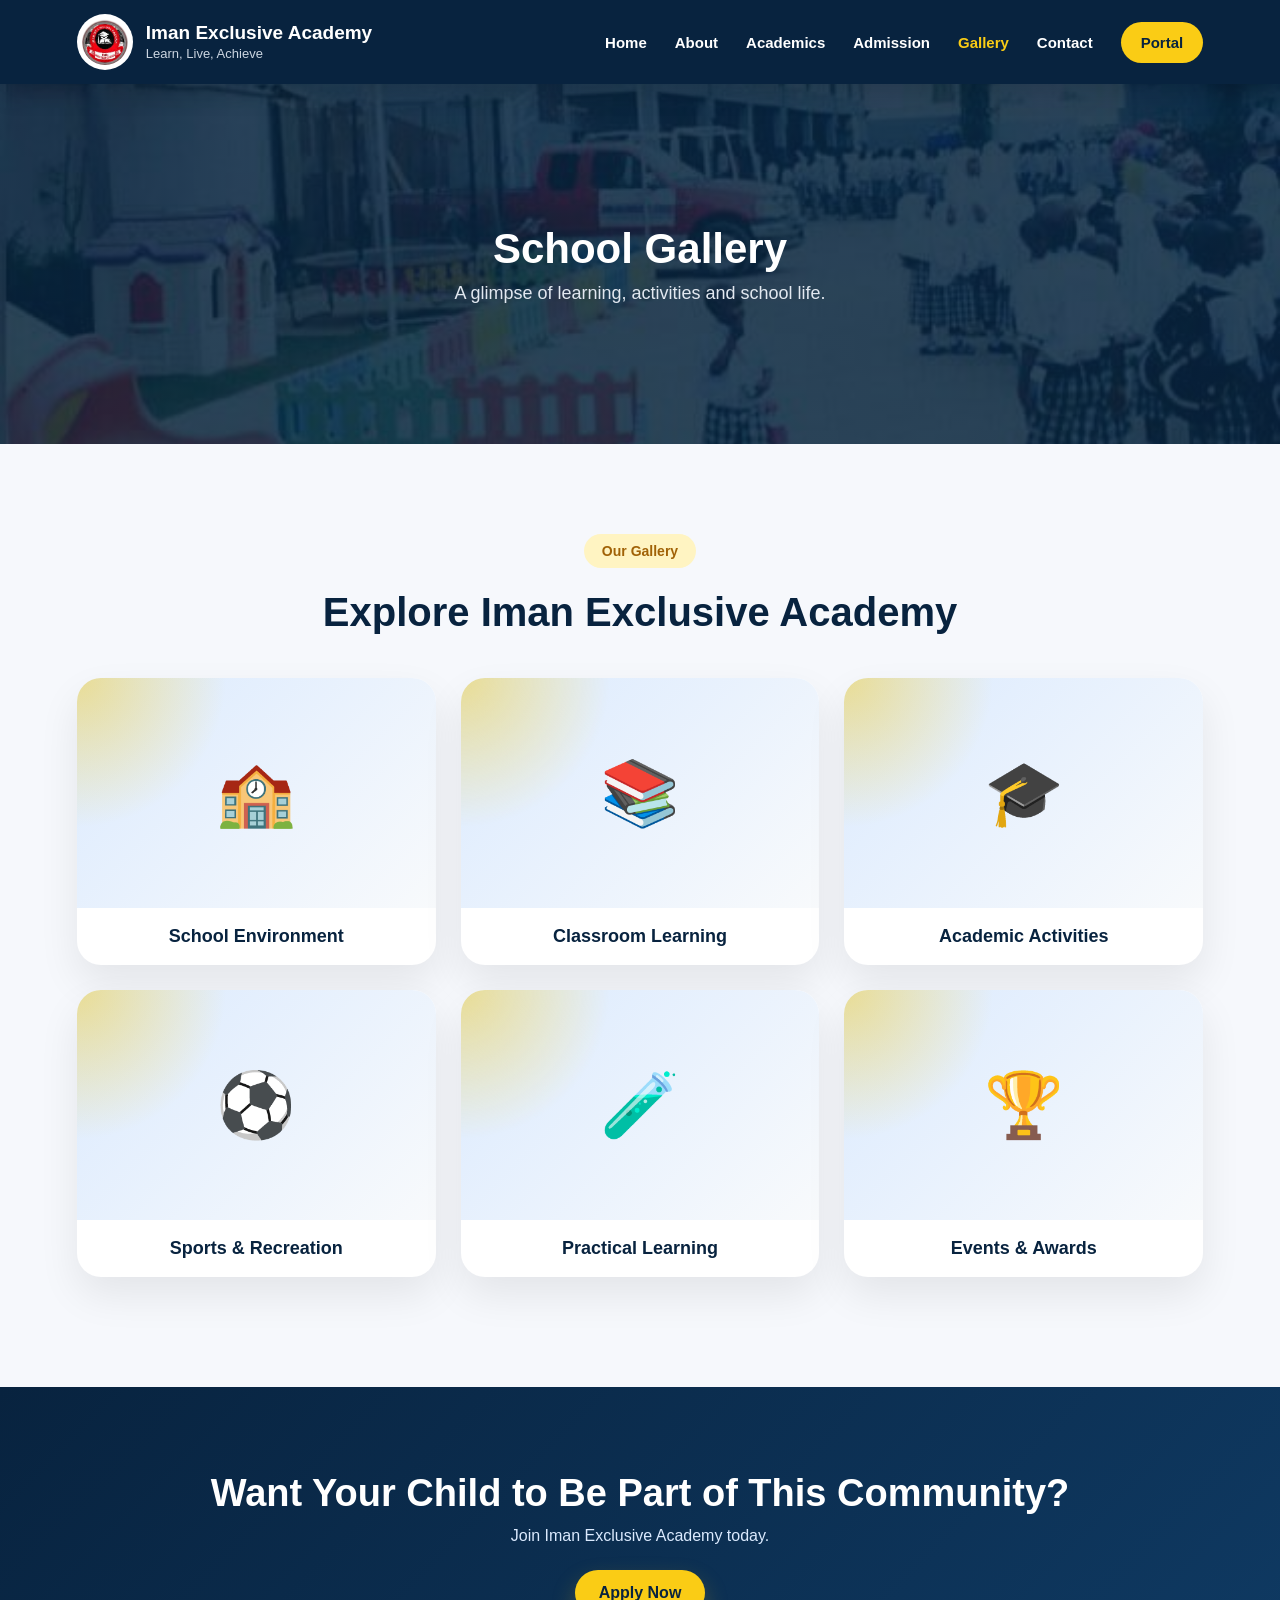
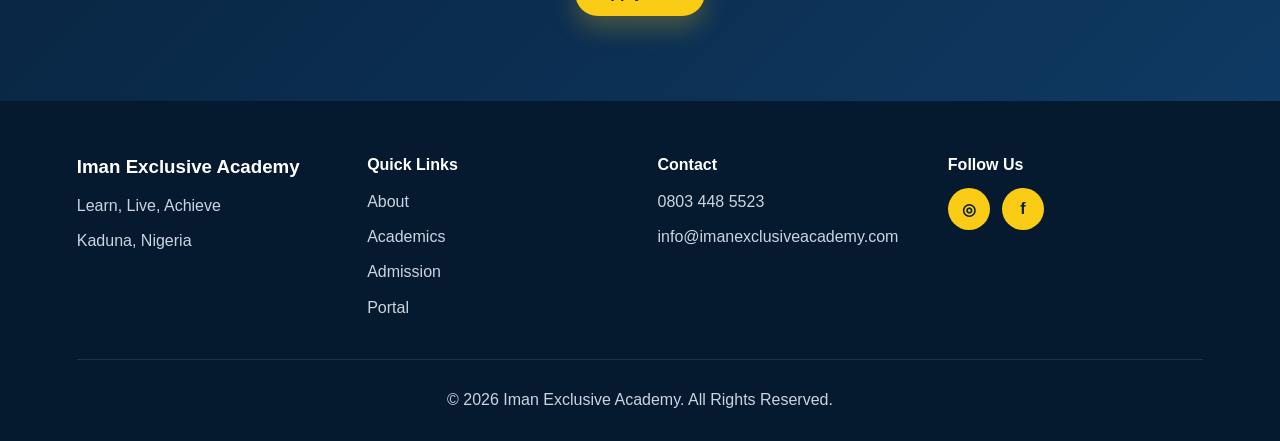
<file: gallery.html>
<!DOCTYPE html>
<html lang="en">
<head>
  <meta charset="UTF-8" />
  <meta name="viewport" content="width=device-width, initial-scale=1.0" />
  <title>Gallery | Iman Exclusive Academy</title>
  <link rel="stylesheet" href="style.css" />
</head>

<body>

<header class="navbar">
  <a href="index.html" class="brand">
    <img src="iman logo.jpg" alt="Iman Exclusive Academy Logo">
    <div>
      <h3>Iman Exclusive Academy</h3>
      <span>Learn, Live, Achieve</span>
    </div>
  </a>

  <nav id="navMenu">
    <a href="index.html">Home</a>
    <a href="about.html">About</a>
    <a href="academics.html">Academics</a>
    <a href="admission.html">Admission</a>
    <a href="gallery.html" class="active">Gallery</a>
    <a href="contact.html">Contact</a>
    <a href="portal.html" class="portal-link">Portal</a>
  </nav>

  <button class="menu-btn" onclick="toggleMenu()">☰</button>
</header>

<section class="page-hero">
  <div class="small-overlay">
    <h1>School Gallery</h1>
    <p>A glimpse of learning, activities and school life.</p>
  </div>
</section>

<section class="gallery-section">
  <div class="section-title">
    <span class="section-label">Our Gallery</span>
    <h2>Explore Iman Exclusive Academy</h2>
  </div>

  <div class="gallery-grid">

    <div class="gallery-card">
      <div class="gallery-placeholder">🏫</div>
      <h3>School Environment</h3>
    </div>

    <div class="gallery-card">
      <div class="gallery-placeholder">📚</div>
      <h3>Classroom Learning</h3>
    </div>

    <div class="gallery-card">
      <div class="gallery-placeholder">🎓</div>
      <h3>Academic Activities</h3>
    </div>

    <div class="gallery-card">
      <div class="gallery-placeholder">⚽</div>
      <h3>Sports & Recreation</h3>
    </div>

    <div class="gallery-card">
      <div class="gallery-placeholder">🧪</div>
      <h3>Practical Learning</h3>
    </div>

    <div class="gallery-card">
      <div class="gallery-placeholder">🏆</div>
      <h3>Events & Awards</h3>
    </div>

  </div>
</section>

<section class="cta">
  <h2>Want Your Child to Be Part of This Community?</h2>
  <p>Join Iman Exclusive Academy today.</p>
  <a href="admission.html" class="btn">Apply Now</a>
</section>

<footer class="footer">
  <div class="footer-grid">
    <div>
      <h3>Iman Exclusive Academy</h3>
      <p>Learn, Live, Achieve</p>
      <p>Kaduna, Nigeria</p>
    </div>

    <div>
      <h4>Quick Links</h4>
      <a href="about.html">About</a>
      <a href="academics.html">Academics</a>
      <a href="admission.html">Admission</a>
      <a href="portal.html">Portal</a>
    </div>

    <div>
      <h4>Contact</h4>
      <p>0803 448 5523</p>
      <p>info@imanexclusiveacademy.com</p>
    </div>

    <div>
      <h4>Follow Us</h4>
      <div class="socials">
        <span>◎</span>
        <span>f</span>
      </div>
    </div>
  </div>

  <div class="footer-bottom">
    <p>© 2026 Iman Exclusive Academy. All Rights Reserved.</p>
  </div>
</footer>

<script>
function toggleMenu(){
  document.getElementById("navMenu").classList.toggle("active");
}
</script>

</body>
</html>
</file>
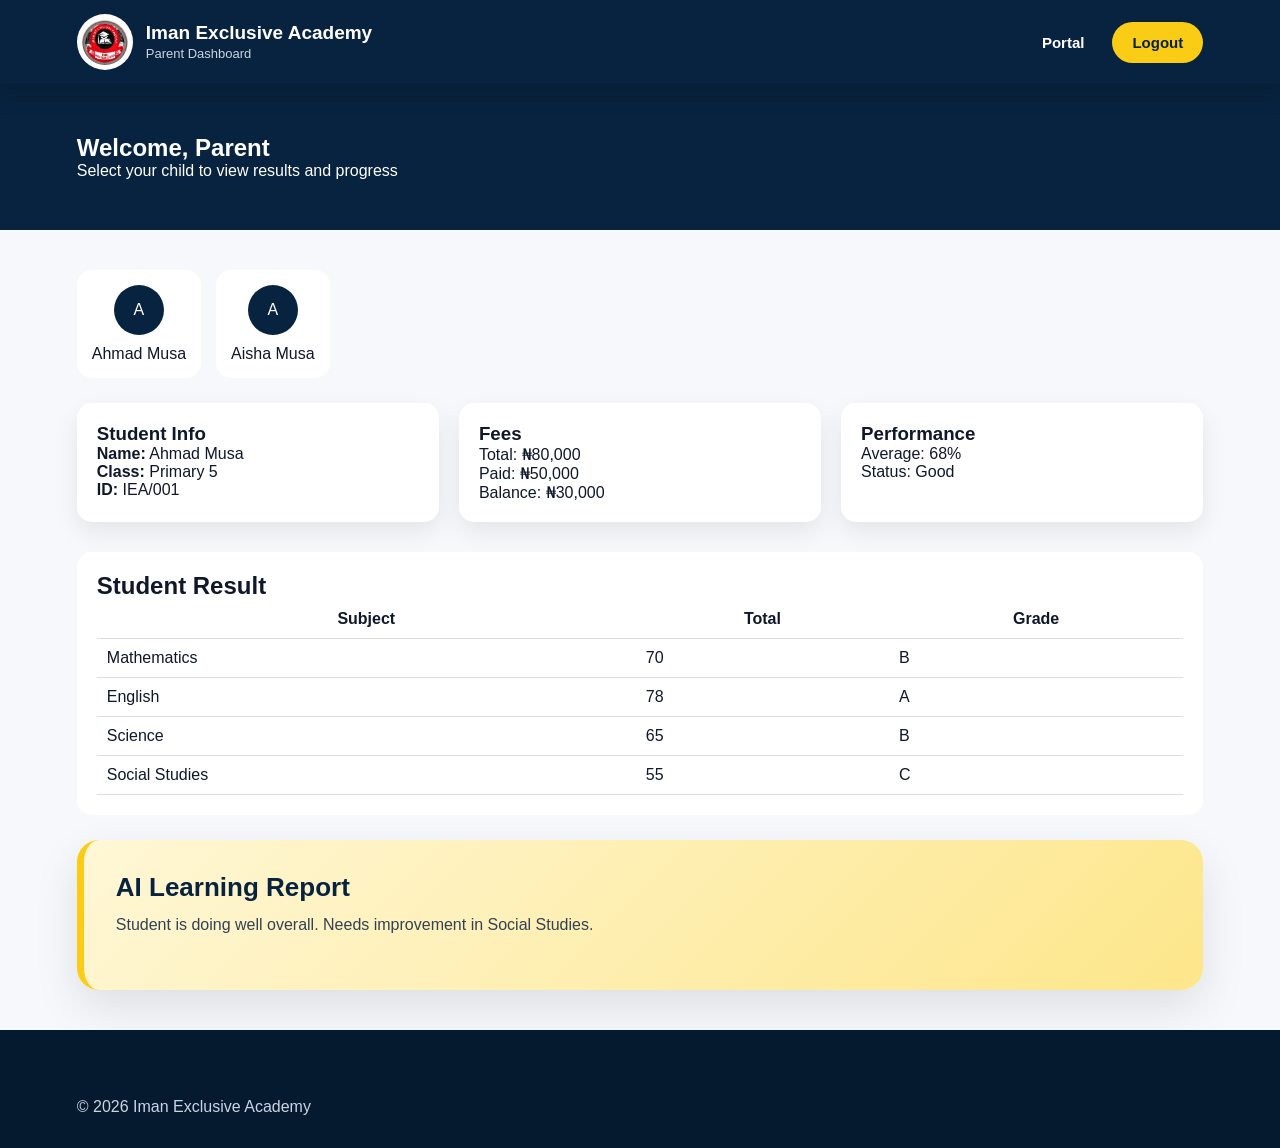
<file: parent-dashboard.html>
<!DOCTYPE html>
<html lang="en">
<head>
  <meta charset="UTF-8">
  <meta name="viewport" content="width=device-width, initial-scale=1.0">
  <title>Parent Dashboard</title>
  <link rel="stylesheet" href="style.css">
</head>

<body>

<header class="navbar">
  <a href="index.html" class="brand">
    <img src="iman logo.jpg">
    <div>
      <h3>Iman Exclusive Academy</h3>
      <span>Parent Dashboard</span>
    </div>
  </a>

  <nav id="navMenu">
    <a href="portal.html">Portal</a>
    <a href="index.html" class="portal-link">Logout</a>
  </nav>

  <button class="menu-btn" onclick="toggleMenu()">☰</button>
</header>

<section class="dashboard-hero">
  <h1>Welcome, Parent</h1>
  <p>Select your child to view results and progress</p>
</section>

<section class="dashboard-section">

  <!-- STUDENT SELECTOR -->
  <div class="student-selector">

    <div class="student-card" onclick="selectStudent('Ahmad Musa','Primary 5','IEA/001')">
      <div class="avatar">A</div>
      <p>Ahmad Musa</p>
    </div>

    <div class="student-card" onclick="selectStudent('Aisha Musa','Primary 3','IEA/002')">
      <div class="avatar">A</div>
      <p>Aisha Musa</p>
    </div>

  </div>

  <!-- STUDENT INFO -->
  <div class="dashboard-grid">

    <div class="dashboard-card">
      <h3>Student Info</h3>
      <p><b>Name:</b> <span id="name">Ahmad Musa</span></p>
      <p><b>Class:</b> <span id="class">Primary 5</span></p>
      <p><b>ID:</b> <span id="id">IEA/001</span></p>
    </div>

    <div class="dashboard-card">
      <h3>Fees</h3>
      <p>Total: ₦80,000</p>
      <p>Paid: ₦50,000</p>
      <p>Balance: ₦30,000</p>
    </div>

    <div class="dashboard-card">
      <h3>Performance</h3>
      <p>Average: 68%</p>
      <p>Status: Good</p>
    </div>

  </div>

  <!-- RESULT TABLE -->
  <div class="result-box">
    <h2>Student Result</h2>

    <table>
      <tr>
        <th>Subject</th>
        <th>Total</th>
        <th>Grade</th>
      </tr>

      <tr><td>Mathematics</td><td>70</td><td>B</td></tr>
      <tr><td>English</td><td>78</td><td>A</td></tr>
      <tr><td>Science</td><td>65</td><td>B</td></tr>
      <tr><td>Social Studies</td><td>55</td><td>C</td></tr>
    </table>

  </div>

  <!-- AI REPORT -->
  <div class="ai-report">
    <h2>AI Learning Report</h2>
    <p id="aiText">
      Student is doing well overall. Needs improvement in Social Studies.
    </p>
  </div>

</section>

<footer class="footer">
  <p>© 2026 Iman Exclusive Academy</p>
</footer>

<script>

function toggleMenu(){
  document.getElementById("navMenu").classList.toggle("active");
}

function selectStudent(name, cls, id){
  document.getElementById("name").innerText = name;
  document.getElementById("class").innerText = cls;
  document.getElementById("id").innerText = id;
}

</script>

</body>
</html>
</file>
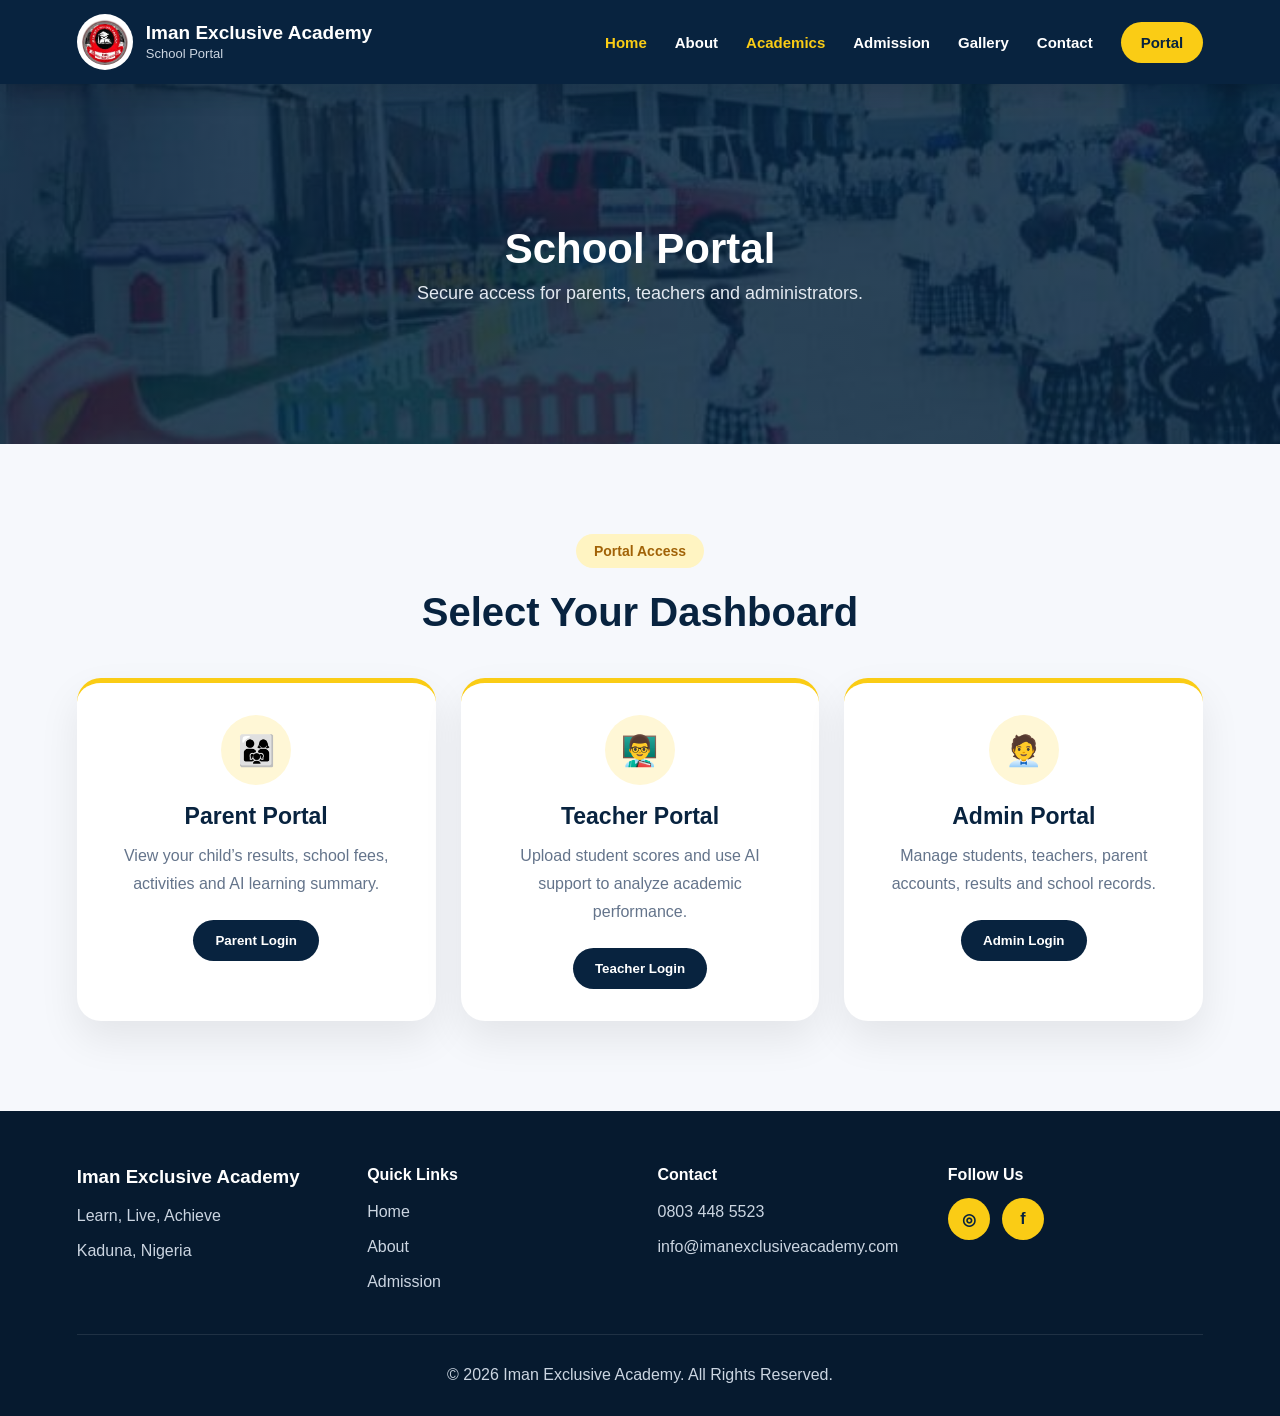
<file: portal.html>
<!DOCTYPE html>
<html lang="en">
<head>
  <meta charset="UTF-8" />
  <meta name="viewport" content="width=device-width, initial-scale=1.0" />
  <title>Portal | Iman Exclusive Academy</title>
  <link rel="stylesheet" href="style.css" />
</head>

<body>

<header class="navbar">
  <a href="index.html" class="brand">
    <img src="iman logo.jpg" alt="Iman Exclusive Academy Logo">
    <div>
      <h3>Iman Exclusive Academy</h3>
      <span>School Portal</span>
    </div>
  </a>

  <nav id="navMenu">
    <a href="index.html" class="active">Home</a>
    <a href="about.html">About</a>
    <a href="academics.html" class="active">Academics</a>
    <a href="admission.html">Admission</a>
    <a href="gallery.html">Gallery</a>
    <a href="contact.html">Contact</a>
    <a href="portal.html" class="portal-link">Portal</a>
  </nav>

  <button class="menu-btn" onclick="toggleMenu()">☰</button>
</header>

<section class="page-hero">
  <div class="small-overlay">
    <h1>School Portal</h1>
    <p>Secure access for parents, teachers and administrators.</p>
  </div>
</section>

<section class="portal-section">
  <div class="section-title">
    <span class="section-label">Portal Access</span>
    <h2>Select Your Dashboard</h2>
  </div>

  <div class="portal-grid">
    <div class="portal-card">
      <div class="portal-icon">👨‍👩‍👧</div>
      <h3>Parent Portal</h3>
      <p>View your child’s results, school fees, activities and AI learning summary.</p>
      <button onclick="openLogin('parent')">Parent Login</button>
    </div>

    <div class="portal-card">
      <div class="portal-icon">👨‍🏫</div>
      <h3>Teacher Portal</h3>
      <p>Upload student scores and use AI support to analyze academic performance.</p>
      <button onclick="openLogin('teacher')">Teacher Login</button>
    </div>

    <div class="portal-card">
      <div class="portal-icon">🧑‍💼</div>
      <h3>Admin Portal</h3>
      <p>Manage students, teachers, parent accounts, results and school records.</p>
      <button onclick="openLogin('admin')">Admin Login</button>
    </div>
  </div>
</section>

<div class="login-modal" id="loginModal">
  <div class="login-box">
    <button class="close-btn" onclick="closeLogin()">×</button>

    <h2 id="loginTitle">Login</h2>
    <p id="loginNote">Enter your login details to continue.</p>

    <form id="loginForm">
      <input type="text" id="loginId" placeholder="Email or ID" required>
      <input type="password" placeholder="Password" required>
      <button type="submit">Login</button>
    </form>
  </div>
</div>

<footer class="footer">
  <div class="footer-grid">
    <div>
      <h3>Iman Exclusive Academy</h3>
      <p>Learn, Live, Achieve</p>
      <p>Kaduna, Nigeria</p>
    </div>

    <div>
      <h4>Quick Links</h4>
      <a href="index.html">Home</a>
      <a href="about.html">About</a>
      <a href="admission.html">Admission</a>
    </div>

    <div>
      <h4>Contact</h4>
      <p>0803 448 5523</p>
      <p>info@imanexclusiveacademy.com</p>
    </div>

    <div>
      <h4>Follow Us</h4>
      <div class="socials">
        <span>◎</span>
        <span>f</span>
      </div>
    </div>
  </div>

  <div class="footer-bottom">
    <p>© 2026 Iman Exclusive Academy. All Rights Reserved.</p>
  </div>
</footer>

<script>
let currentRole = "";

function toggleMenu(){
  document.getElementById("navMenu").classList.toggle("active");
}

function openLogin(role){
  currentRole = role;

  const modal = document.getElementById("loginModal");
  const title = document.getElementById("loginTitle");
  const note = document.getElementById("loginNote");
  const loginId = document.getElementById("loginId");

  modal.style.display = "flex";

  if(role === "parent"){
    title.innerText = "Parent Login";
    note.innerText = "Parents login with Student ID and password. Parent accounts are created by admin only.";
    loginId.placeholder = "Student ID";
  }

  if(role === "teacher"){
    title.innerText = "Teacher Login";
    note.innerText = "Teachers login with approved teacher account.";
    loginId.placeholder = "Teacher Email or ID";
  }

  if(role === "admin"){
    title.innerText = "Admin Login";
    note.innerText = "Admins login with authorized admin account.";
    loginId.placeholder = "Admin Email or ID";
  }
}

function closeLogin(){
  document.getElementById("loginModal").style.display = "none";
}

document.getElementById("loginForm").addEventListener("submit", function(e){
  e.preventDefault();

  if(currentRole === "parent"){
    window.location.href = "parent-dashboard.html";
  }

  if(currentRole === "teacher"){
    window.location.href = "teacher-dashboard.html";
  }

  if(currentRole === "admin"){
    window.location.href = "admin-dashboard.html";
  }
});
</script>

</body>
</html>
</file>
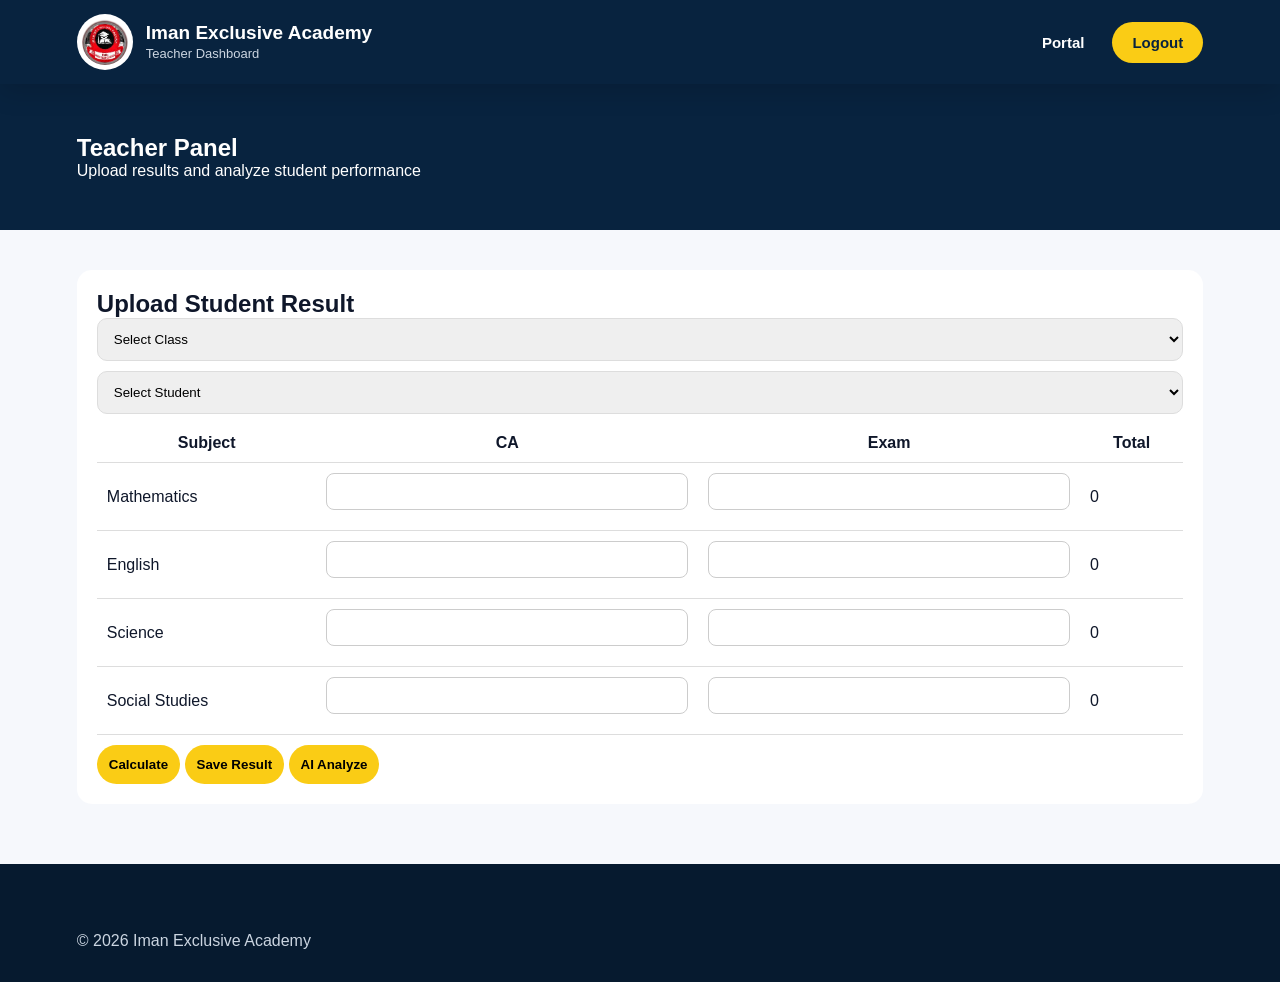
<file: teacher-dashboard.html>
<!DOCTYPE html>
<html lang="en">
<head>
<meta charset="UTF-8">
<meta name="viewport" content="width=device-width, initial-scale=1.0">
<title>Teacher Dashboard</title>
<link rel="stylesheet" href="style.css">
</head>

<body>

<header class="navbar">
  <a href="index.html" class="brand">
    <img src="iman logo.jpg">
    <div>
      <h3>Iman Exclusive Academy</h3>
      <span>Teacher Dashboard</span>
    </div>
  </a>

  <nav id="navMenu">
    <a href="portal.html">Portal</a>
    <a href="index.html" class="portal-link">Logout</a>
  </nav>

  <button class="menu-btn" onclick="toggleMenu()">☰</button>
</header>

<section class="dashboard-hero">
  <h1>Teacher Panel</h1>
  <p>Upload results and analyze student performance</p>
</section>

<section class="dashboard-section">

  <div class="result-box">
    <h2>Upload Student Result</h2>

    <!-- CLASS -->
    <select id="classSelect">
      <option value="">Select Class</option>
      <option>Primary 1</option>
      <option>Primary 2</option>
      <option>Primary 3</option>
    </select>

    <!-- STUDENT -->
    <select id="studentSelect">
      <option value="">Select Student</option>
      <option>Ahmad Musa</option>
      <option>Aisha Musa</option>
    </select>

    <!-- TABLE -->
    <table>
      <tr>
        <th>Subject</th>
        <th>CA</th>
        <th>Exam</th>
        <th>Total</th>
      </tr>

      <tr>
        <td>Mathematics</td>
        <td><input type="number" class="ca"></td>
        <td><input type="number" class="exam"></td>
        <td class="total">0</td>
      </tr>

      <tr>
        <td>English</td>
        <td><input type="number" class="ca"></td>
        <td><input type="number" class="exam"></td>
        <td class="total">0</td>
      </tr>

      <tr>
        <td>Science</td>
        <td><input type="number" class="ca"></td>
        <td><input type="number" class="exam"></td>
        <td class="total">0</td>
      </tr>

      <tr>
        <td>Social Studies</td>
        <td><input type="number" class="ca"></td>
        <td><input type="number" class="exam"></td>
        <td class="total">0</td>
      </tr>

    </table>

    <button onclick="calculateTotals()">Calculate</button>
    <button onclick="saveResult()">Save Result</button>
    <button onclick="analyzeResult()">AI Analyze</button>

  </div>

  <div class="ai-report" id="aiBox" style="display:none;">
    <h2>AI Analysis</h2>
    <p id="aiSummary"></p>
  </div>

</section>

<footer class="footer">
  <p>© 2026 Iman Exclusive Academy</p>
</footer>

<script>

function toggleMenu(){
  document.getElementById("navMenu").classList.toggle("active");
}

/* CALCULATE TOTALS */
function calculateTotals(){
  let rows = document.querySelectorAll("table tr");

  rows.forEach((row, index) => {
    if(index === 0) return;

    let ca = parseInt(row.querySelector(".ca").value) || 0;
    let exam = parseInt(row.querySelector(".exam").value) || 0;

    row.querySelector(".total").innerText = ca + exam;
  });
}

/* SAVE RESULT */
function saveResult(){

  let student = document.getElementById("studentSelect").value;
  let cls = document.getElementById("classSelect").value;

  if(!student || !cls){
    alert("Select class and student first");
    return;
  }

  alert("Result saved successfully for " + student);

}

/* AI ANALYSIS */
function analyzeResult(){

  let totals = document.querySelectorAll(".total");

  let sum = 0;
  let count = 0;

  totals.forEach(cell => {
    let val = parseInt(cell.innerText) || 0;
    sum += val;
    count++;
  });

  let avg = sum / count;

  let message = "";

  if(avg >= 70){
    message = "Excellent performance";
  } else if(avg >= 50){
    message = "Average performance";
  } else {
    message = "Needs serious improvement";
  }

  document.getElementById("aiSummary").innerText =
    message + " | Average: " + avg.toFixed(1) + "%";

  document.getElementById("aiBox").style.display = "block";

}

</script>

</body>
</html>
</file>
<file: style.css>
*{
  margin:0;
  padding:0;
  box-sizing:border-box;
  font-family:"Segoe UI", Arial, sans-serif;
}

body{
  background:#f6f8fc;
  color:#0f172a;
}

a{
  text-decoration:none;
}

/* NAVBAR */
.navbar{
  width:100%;
  min-height:82px;
  padding:14px 6%;
  background:#08233f;
  display:flex;
  align-items:center;
  justify-content:space-between;
  position:sticky;
  top:0;
  z-index:1000;
  box-shadow:0 8px 25px rgba(0,0,0,.14);
}

.brand{
  display:flex;
  align-items:center;
  gap:13px;
  color:white;
}

.brand img{
  width:56px;
  height:56px;
  border-radius:50%;
  background:white;
  padding:5px;
  object-fit:cover;
}

.brand h3{
  font-size:19px;
  line-height:1.2;
}

.brand span{
  font-size:13px;
  color:#cbd5e1;
}

nav{
  display:flex;
  align-items:center;
  gap:28px;
}

nav a{
  color:white;
  font-weight:700;
  font-size:15px;
}

nav a.active{
  color:#facc15;
}

.portal-link{
  background:#facc15;
  color:#08233f !important;
  padding:12px 20px;
  border-radius:30px;
}

.menu-btn{
  display:none;
  background:none;
  border:none;
  color:white;
  font-size:30px;
  cursor:pointer;
}

/* HERO */
.hero{
  min-height:88vh;
  padding:90px 6%;
  display:grid;
  grid-template-columns:1.3fr .75fr;
  gap:45px;
  align-items:center;
  background:
    linear-gradient(90deg, rgba(8,35,63,.95), rgba(8,35,63,.82), rgba(8,35,63,.55)),
    url("iman background.jpg") center/cover no-repeat;
  color:white;
}

.hero-content{
  max-width:760px;
}

.badge,
.section-label{
  display:inline-block;
  background:#fff4c2;
  color:#a16207;
  padding:9px 18px;
  border-radius:30px;
  font-size:14px;
  font-weight:800;
  margin-bottom:18px;
}

.hero h1{
  font-size:60px;
  line-height:1.1;
  font-weight:900;
  margin-bottom:22px;
}

.hero p{
  font-size:18px;
  line-height:1.8;
  color:#e2e8f0;
  max-width:680px;
  margin-bottom:30px;
}

.hero-actions{
  display:flex;
  gap:15px;
  flex-wrap:wrap;
}

.btn,
.btn-outline{
  display:inline-block;
  padding:14px 24px;
  border-radius:30px;
  font-weight:800;
}

.btn{
  background:#facc15;
  color:#08233f;
  box-shadow:0 12px 25px rgba(250,204,21,.25);
}

.btn-outline{
  border:2px solid white;
  color:white;
}

.hero-card{
  background:rgba(255,255,255,.13);
  backdrop-filter:blur(14px);
  border:1px solid rgba(255,255,255,.22);
  border-radius:24px;
  padding:32px;
  box-shadow:0 20px 45px rgba(0,0,0,.22);
}

.hero-card h3{
  font-size:24px;
  margin-bottom:18px;
}

.hero-card p{
  margin:12px 0;
  color:white;
  line-height:1.6;
}

/* ABOUT PREVIEW */
.about-preview{
  padding:95px 6%;
  background:white;
  display:grid;
  grid-template-columns:1fr 1fr;
  gap:60px;
  align-items:center;
}

.about-image-card{
  width:100%;
}

.school-illustration{
  min-height:430px;
  border-radius:28px;
  padding:35px;
  background:
    radial-gradient(circle at top left, rgba(250,204,21,.55), transparent 34%),
    radial-gradient(circle at bottom right, rgba(8,35,63,.28), transparent 40%),
    linear-gradient(135deg,#f8fafc,#dbeafe);
  box-shadow:0 25px 55px rgba(0,0,0,.14);
  position:relative;
  overflow:hidden;
}

.illustration-sun{
  width:78px;
  height:78px;
  background:#facc15;
  border-radius:50%;
  box-shadow:0 0 0 18px rgba(250,204,21,.22);
}

.illustration-board{
  height:128px;
  max-width:520px;
  margin:55px auto 0;
  background:#08233f;
  color:white;
  border-radius:22px;
  display:flex;
  align-items:center;
  justify-content:center;
  text-align:center;
  padding:20px;
  box-shadow:0 15px 30px rgba(0,0,0,.2);
}

.illustration-board h3{
  font-size:22px;
}

.illustration-students{
  display:flex;
  justify-content:center;
  gap:36px;
  margin-top:38px;
}

.illustration-students span{
  width:70px;
  height:70px;
  background:#08233f;
  border-radius:50%;
  position:relative;
}

.illustration-students span::after{
  content:"";
  position:absolute;
  width:90px;
  height:76px;
  background:white;
  top:58px;
  left:-10px;
  border-radius:24px 24px 12px 12px;
  box-shadow:0 10px 20px rgba(0,0,0,.08);
}

.about-text{
  text-align:left;
  max-width:560px;
}

.about-text h2,
.section-title h2{
  font-size:40px;
  line-height:1.3;
  color:#08233f;
  margin-bottom:18px;
}

.about-text p{
  font-size:17px;
  color:#475569;
  line-height:1.85;
  margin-bottom:12px;
}

.about-text .btn{
  margin-top:14px;
}

/* STATS */
.stats{
  padding:35px 6%;
  background:#08233f;
  color:white;
  display:grid;
  grid-template-columns:repeat(3,1fr);
  gap:20px;
  text-align:center;
}

.stats div{
  padding:20px;
}

.stats h3{
  color:#facc15;
  font-size:28px;
  margin-bottom:6px;
}

.stats p{
  color:#cbd5e1;
}

/* FEATURES */
.features{
  padding:90px 6%;
  background:#f6f8fc;
}

.section-title{
  text-align:center;
  max-width:780px;
  margin:0 auto 35px;
}

.feature-grid{
  display:grid;
  grid-template-columns:repeat(4,1fr);
  gap:24px;
}

.feature-card{
  background:white;
  padding:28px;
  border-radius:22px;
  box-shadow:0 12px 32px rgba(0,0,0,.07);
  border-top:5px solid #facc15;
}

.feature-card h3{
  color:#08233f;
  margin-bottom:12px;
  font-size:19px;
}

.feature-card p{
  color:#64748b;
  line-height:1.7;
}

/* CTA */
.cta{
  padding:85px 6%;
  background:linear-gradient(135deg,#08233f,#0f3a63);
  color:white;
  text-align:center;
}

.cta h2{
  font-size:38px;
  margin-bottom:12px;
}

.cta p{
  color:#dbeafe;
  margin-bottom:25px;
}

/* FOOTER */
.footer{
  background:#061a2f;
  color:white;
  padding:55px 6% 20px;
}

.footer-grid{
  display:grid;
  grid-template-columns:repeat(4,1fr);
  gap:35px;
  margin-bottom:30px;
}

.footer h3,
.footer h4{
  margin-bottom:14px;
}

.footer p,
.footer a{
  color:#cbd5e1;
  display:block;
  margin:8px 0;
  line-height:1.7;
}

.footer a:hover{
  color:#facc15;
}

.socials{
  display:flex;
  gap:12px;
}

.socials span{
  width:42px;
  height:42px;
  border-radius:50%;
  background:#facc15;
  color:#08233f;
  display:flex;
  align-items:center;
  justify-content:center;
  font-weight:900;
}

.footer-bottom{
  border-top:1px solid rgba(255,255,255,.1);
  padding-top:18px;
  text-align:center;
  color:#94a3b8;
}

/* MOBILE */
@media(max-width:900px){
  nav{
    display:none;
    position:absolute;
    top:82px;
    left:0;
    width:100%;
    background:#08233f;
    flex-direction:column;
    align-items:flex-start;
    padding:25px 6%;
    gap:22px;
  }

  nav.active{
    display:flex;
  }

  .menu-btn{
    display:block;
  }

  .hero{
    grid-template-columns:1fr;
    text-align:center;
    padding:75px 6%;
  }

  .hero h1{
    font-size:38px;
  }

  .hero p{
    margin-left:auto;
    margin-right:auto;
  }

  .hero-actions{
    justify-content:center;
  }

  .about-preview{
    grid-template-columns:1fr;
    padding:70px 6%;
    text-align:center;
  }

  .about-text{
    text-align:center;
    max-width:100%;
  }

  .about-text h2,
  .section-title h2{
    font-size:30px;
  }

  .school-illustration{
    min-height:330px;
    padding:25px;
  }

  .illustration-board{
    height:95px;
    margin-top:42px;
  }

  .illustration-board h3{
    font-size:16px;
  }

  .illustration-students span{
    width:48px;
    height:48px;
  }

  .illustration-students span::after{
    width:62px;
    height:58px;
    top:40px;
    left:-7px;
  }

  .stats{
    grid-template-columns:1fr;
  }

  .feature-grid{
    grid-template-columns:1fr;
  }

  .footer-grid{
    grid-template-columns:1fr;
  }

  .brand h3{
    font-size:15px;
  }

  .brand span{
    font-size:12px;
  }

  .brand img{
    width:47px;
    height:47px;
  }
}

/* ABOUT PAGE HERO FIX */
.page-hero{
  min-height:40vh;
  background:
    linear-gradient(rgba(8,35,63,.85), rgba(8,35,63,.85)),
    url("iman background.jpg") center/cover no-repeat;
  display:flex;
  align-items:center;
  justify-content:center;
  text-align:center;
  color:white;
  padding:40px 6%;
}

.small-overlay h1{
  font-size:42px;
  margin-bottom:10px;
}

.small-overlay p{
  font-size:18px;
  color:#e2e8f0;
}

/* ADMISSION PAGE */
.admission-intro{
  padding:85px 6% 35px;
  background:white;
  text-align:center;
}

.admission-intro h2{
  font-size:38px;
  color:#08233f;
  margin-bottom:15px;
}

.admission-intro p{
  max-width:760px;
  margin:auto;
  color:#475569;
  line-height:1.8;
  font-size:17px;
}

.admission-levels{
  padding:45px 6% 85px;
  background:white;
}

.admission-form-section{
  padding:90px 6%;
  background:#f6f8fc;
}

.form-wrapper{
  display:grid;
  grid-template-columns:.9fr 1.1fr;
  gap:45px;
  align-items:start;
  max-width:1100px;
  margin:auto;
}

.form-info{
  background:#08233f;
  color:white;
  padding:35px;
  border-radius:24px;
  box-shadow:0 18px 40px rgba(0,0,0,.12);
}

.form-info h2{
  font-size:34px;
  margin:15px 0;
}

.form-info p{
  color:#dbeafe;
  line-height:1.8;
}

.contact-mini{
  margin-top:25px;
  background:rgba(255,255,255,.1);
  padding:18px;
  border-radius:18px;
}

.contact-mini p{
  margin:10px 0;
}

.admission-form{
  background:white;
  padding:35px;
  border-radius:24px;
  box-shadow:0 18px 40px rgba(0,0,0,.1);
  display:grid;
  gap:15px;
}

.admission-form input,
.admission-form select,
.admission-form textarea{
  width:100%;
  padding:15px;
  border:1px solid #d1d5db;
  border-radius:14px;
  font-size:15px;
  outline:none;
}

.admission-form textarea{
  min-height:130px;
  resize:none;
}

.admission-form input:focus,
.admission-form select:focus,
.admission-form textarea:focus{
  border-color:#facc15;
}

.admission-form button{
  background:#facc15;
  color:#08233f;
  border:none;
  padding:15px;
  border-radius:30px;
  font-size:16px;
  font-weight:900;
  cursor:pointer;
}

@media(max-width:900px){
  .form-wrapper{
    grid-template-columns:1fr;
  }

  .admission-intro h2{
    font-size:30px;
  }
}

/* PORTAL PAGE */
.portal-section{
  padding:90px 6%;
  background:#f6f8fc;
}

.portal-grid{
  display:grid;
  grid-template-columns:repeat(3,1fr);
  gap:25px;
  max-width:1150px;
  margin:35px auto 0;
}

.portal-card{
  background:white;
  padding:32px;
  border-radius:24px;
  box-shadow:0 18px 40px rgba(0,0,0,.08);
  border-top:5px solid #facc15;
  text-align:center;
}

.portal-icon{
  width:70px;
  height:70px;
  margin:0 auto 18px;
  background:#fff7d6;
  border-radius:50%;
  display:flex;
  align-items:center;
  justify-content:center;
  font-size:30px;
}

.portal-card h3{
  color:#08233f;
  font-size:23px;
  margin-bottom:12px;
}

.portal-card p{
  color:#64748b;
  line-height:1.75;
  margin-bottom:22px;
}

.portal-card button{
  background:#08233f;
  color:white;
  border:none;
  padding:13px 22px;
  border-radius:30px;
  font-weight:800;
  cursor:pointer;
}

.portal-card button:hover{
  background:#0f3a63;
}

/* LOGIN MODAL */
.login-modal{
  display:none;
  position:fixed;
  inset:0;
  background:rgba(0,0,0,.65);
  align-items:center;
  justify-content:center;
  padding:20px;
  z-index:3000;
}

.login-box{
  width:100%;
  max-width:430px;
  background:white;
  padding:35px;
  border-radius:24px;
  position:relative;
  box-shadow:0 25px 70px rgba(0,0,0,.25);
}

.close-btn{
  position:absolute;
  top:14px;
  right:18px;
  border:none;
  background:none;
  font-size:28px;
  cursor:pointer;
  color:#08233f;
}

.login-box h2{
  color:#08233f;
  font-size:30px;
  margin-bottom:8px;
}

.login-box p{
  color:#64748b;
  line-height:1.7;
  margin-bottom:20px;
}

.login-box form{
  display:grid;
  gap:14px;
}

.login-box input{
  width:100%;
  padding:15px;
  border:1px solid #d1d5db;
  border-radius:14px;
  outline:none;
  font-size:15px;
}

.login-box input:focus{
  border-color:#facc15;
}

.login-box button[type="submit"]{
  background:#facc15;
  color:#08233f;
  border:none;
  padding:15px;
  border-radius:30px;
  font-weight:900;
  cursor:pointer;
}

@media(max-width:900px){
  .portal-grid{
    grid-template-columns:1fr;
  }
}

/* DASHBOARD */
.dashboard-hero{
  background:#08233f;
  color:white;
  padding:50px 6%;
}

.dashboard-section{
  padding:40px 6%;
}

.dashboard-grid{
  display:grid;
  grid-template-columns:repeat(auto-fit,minmax(250px,1fr));
  gap:20px;
  margin-bottom:30px;
}

.dashboard-card{
  background:white;
  padding:20px;
  border-radius:15px;
  box-shadow:0 10px 25px rgba(0,0,0,.08);
}

.student-selector{
  display:flex;
  gap:15px;
  margin-bottom:25px;
}

.student-card{
  background:white;
  padding:15px;
  border-radius:15px;
  text-align:center;
  cursor:pointer;
}

.avatar{
  width:50px;
  height:50px;
  background:#08233f;
  color:white;
  border-radius:50%;
  display:flex;
  align-items:center;
  justify-content:center;
  margin:auto;
  margin-bottom:10px;
}

.result-box{
  background:white;
  padding:20px;
  border-radius:15px;
  margin-bottom:20px;
}

table{
  width:100%;
  border-collapse:collapse;
}

th, td{
  padding:10px;
  border-bottom:1px solid #ddd;
}

.ai-report{
  background:#fff7d6;
  padding:20px;
  border-radius:15px;
}

/* TEACHER DASHBOARD */
.result-box input{
  width:100%;
  padding:12px;
  margin-bottom:10px;
  border:1px solid #ddd;
  border-radius:10px;
}

table input{
  width:100%;
  padding:8px;
  border-radius:8px;
  border:1px solid #ccc;
  text-align:center;
}

.result-box button{
  margin-top:10px;
  background:#facc15;
  border:none;
  padding:12px;
  border-radius:25px;
  cursor:pointer;
  font-weight:700;
}

.ai-report{
  margin-top:20px;
}

select{
  width:100%;
  padding:12px;
  margin-bottom:10px;
  border-radius:10px;
  border:1px solid #ddd;
}

.result-box input{
  width:100%;
  padding:10px;
  border-radius:8px;
  border:1px solid #ccc;
}

table input{
  text-align:center;
}

ul{
  list-style:none;
  margin-top:10px;
}

li{
  background:#f5f7fb;
  padding:10px;
  margin-top:5px;
  border-radius:8px;
}

/* ADMIN LIST STYLE */
ul{
  list-style:none;
  margin-top:10px;
}

li{
  background:#f5f7fb;
  padding:10px;
  margin-top:6px;
  border-radius:10px;
  border-left:4px solid #facc15;
  font-size:14px;
}

/* ADMIN DASHBOARD - SCHOOL ANALYSIS CARD */
.admin-dashboard .ai-report,
.ai-report{
  background: linear-gradient(135deg, #fff7d6, #fde68a);
  padding: 32px;
  border-radius: 22px;
  box-shadow: 0 18px 45px rgba(0,0,0,0.10);
  border-left: 7px solid #facc15;
  margin-top: 25px;
}

.ai-report h2{
  font-size: 26px;
  color: #08233f;
  margin-bottom: 8px;
  font-weight: 900;
}

.ai-report p{
  color: #334155;
  font-size: 16px;
  margin-bottom: 20px;
  line-height: 1.7;
}

.ai-report button{
  background: #08233f;
  color: white;
  border: none;
  padding: 13px 24px;
  border-radius: 30px;
  font-weight: 800;
  cursor: pointer;
  box-shadow: 0 10px 22px rgba(8,35,63,.22);
}

.ai-report button:hover{
  background: #0f3a63;
}

/* ACADEMICS PAGE PREMIUM TOUCH */

/* Section spacing improvement */
.features{
  padding: 90px 6%;
}

/* Section title spacing */
.section-title{
  text-align:center;
  max-width:750px;
  margin:0 auto 40px;
}

/* Feature card hover effect */
.feature-card{
  transition:0.3s ease;
}

.feature-card:hover{
  transform:translateY(-6px);
  box-shadow:0 18px 40px rgba(0,0,0,0.12);
}

/* About section spacing fix */
.about-preview{
  margin-top:20px;
}

/* CTA spacing improvement */
.cta{
  margin-top:20px;
}

/* Better text alignment on smaller screens */
@media(max-width:900px){
  .section-title h2{
    font-size:28px;
  }
}

/* GALLERY PAGE */
.gallery-section{
  padding:90px 6%;
  background:#f6f8fc;
}

.gallery-grid{
  display:grid;
  grid-template-columns:repeat(3,1fr);
  gap:25px;
  max-width:1150px;
  margin:35px auto 0;
}

.gallery-card{
  background:white;
  border-radius:24px;
  overflow:hidden;
  box-shadow:0 18px 40px rgba(0,0,0,.08);
  transition:.3s ease;
}

.gallery-card:hover{
  transform:translateY(-6px);
  box-shadow:0 22px 50px rgba(0,0,0,.12);
}

.gallery-placeholder{
  height:230px;
  background:
    radial-gradient(circle at top left, rgba(250,204,21,.45), transparent 35%),
    linear-gradient(135deg,#dbeafe,#f8fafc);
  display:flex;
  align-items:center;
  justify-content:center;
  font-size:64px;
}

.gallery-card h3{
  padding:18px;
  color:#08233f;
  font-size:18px;
  text-align:center;
}

@media(max-width:900px){
  .gallery-grid{
    grid-template-columns:1fr;
  }

  .gallery-placeholder{
    height:210px;
  }
}

/* CONTACT PAGE */
.contact-section{
  padding:90px 6%;
  background:#f6f8fc;
}

.contact-wrapper{
  display:grid;
  grid-template-columns:.9fr 1.1fr;
  gap:45px;
  max-width:1100px;
  margin:auto;
  align-items:start;
}

.contact-info{
  background:#08233f;
  color:white;
  padding:35px;
  border-radius:24px;
  box-shadow:0 18px 40px rgba(0,0,0,.12);
}

.contact-info h2{
  font-size:34px;
  margin:15px 0;
}

.contact-info p{
  color:#dbeafe;
  line-height:1.8;
  margin-bottom:22px;
}

.contact-card{
  background:rgba(255,255,255,.1);
  padding:15px;
  border-radius:16px;
  margin-top:12px;
  color:white;
}

.contact-form{
  background:white;
  padding:35px;
  border-radius:24px;
  box-shadow:0 18px 40px rgba(0,0,0,.1);
  display:grid;
  gap:15px;
}

.contact-form input,
.contact-form textarea{
  width:100%;
  padding:15px;
  border:1px solid #d1d5db;
  border-radius:14px;
  font-size:15px;
  outline:none;
}

.contact-form textarea{
  min-height:150px;
  resize:none;
}

.contact-form input:focus,
.contact-form textarea:focus{
  border-color:#facc15;
}

.contact-form button{
  background:#facc15;
  color:#08233f;
  border:none;
  padding:15px;
  border-radius:30px;
  font-size:16px;
  font-weight:900;
  cursor:pointer;
}

@media(max-width:900px){
  .contact-wrapper{
    grid-template-columns:1fr;
  }
}
</file>
